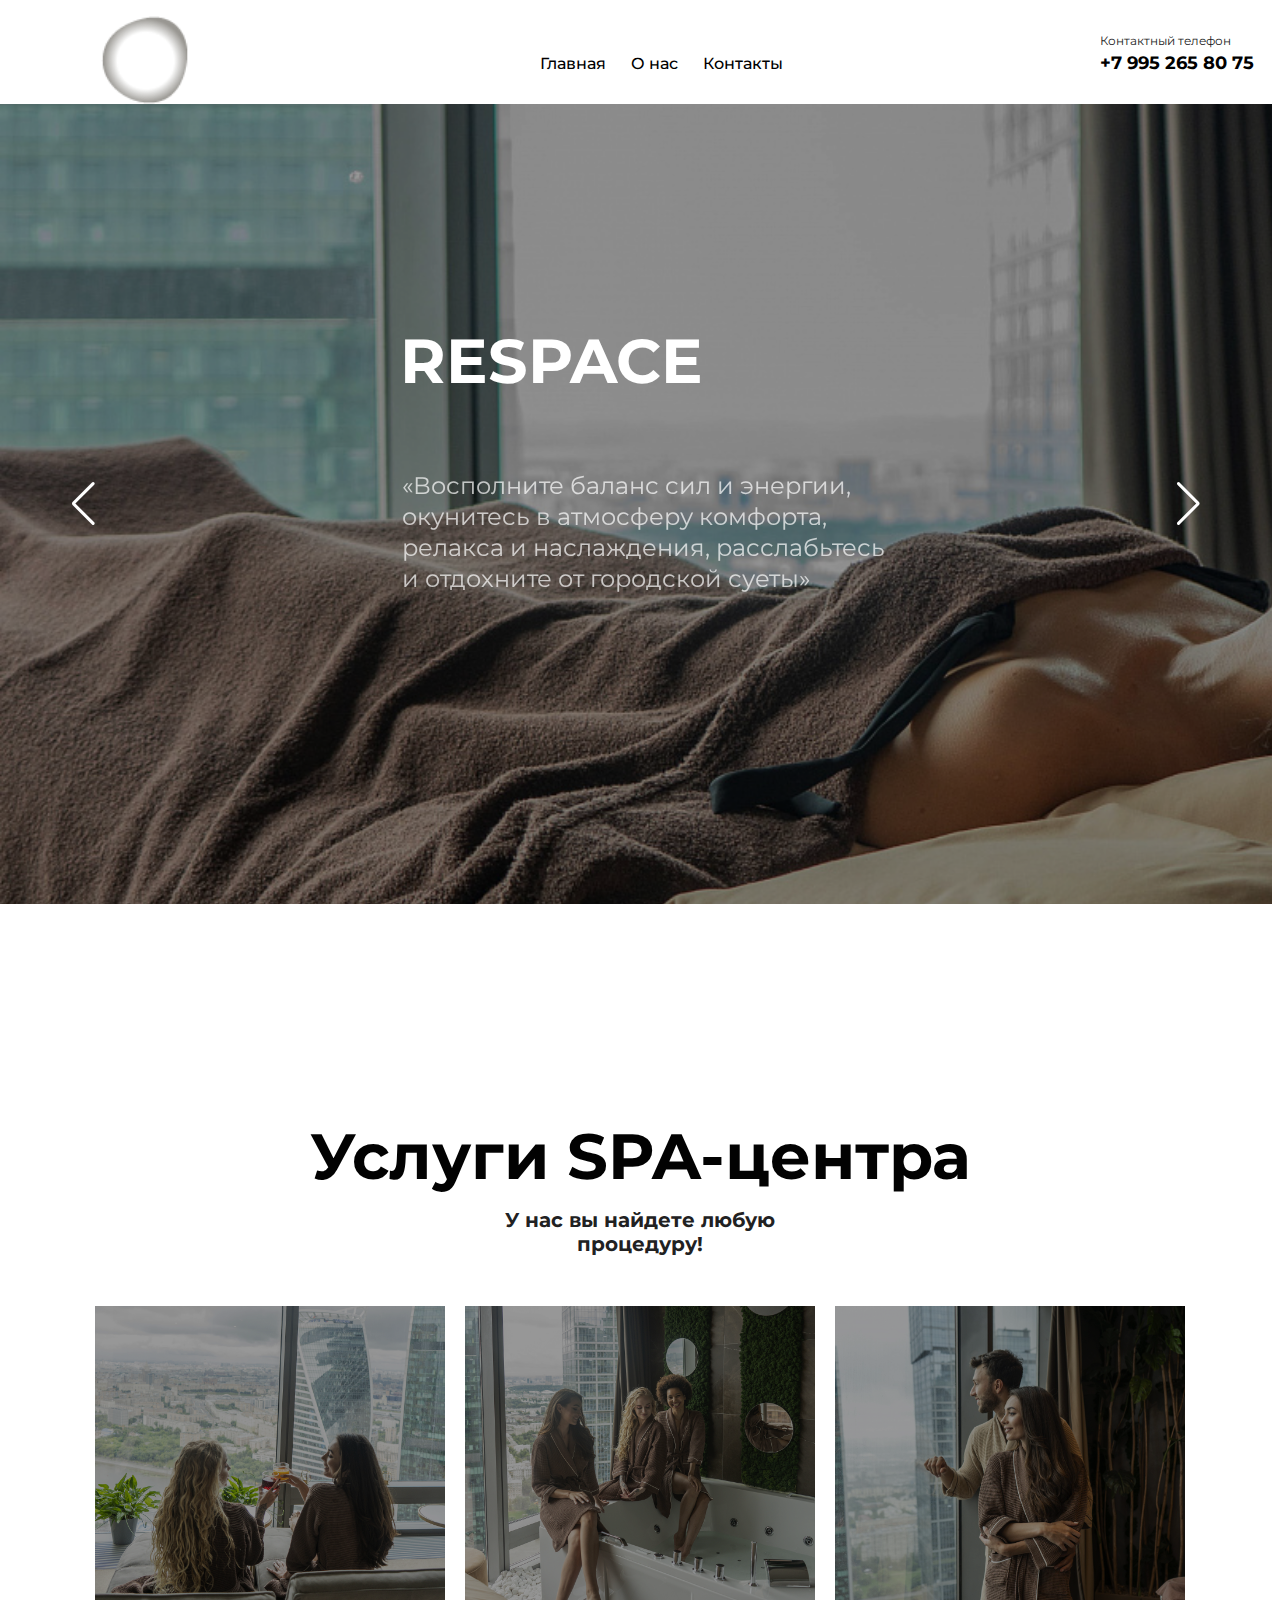
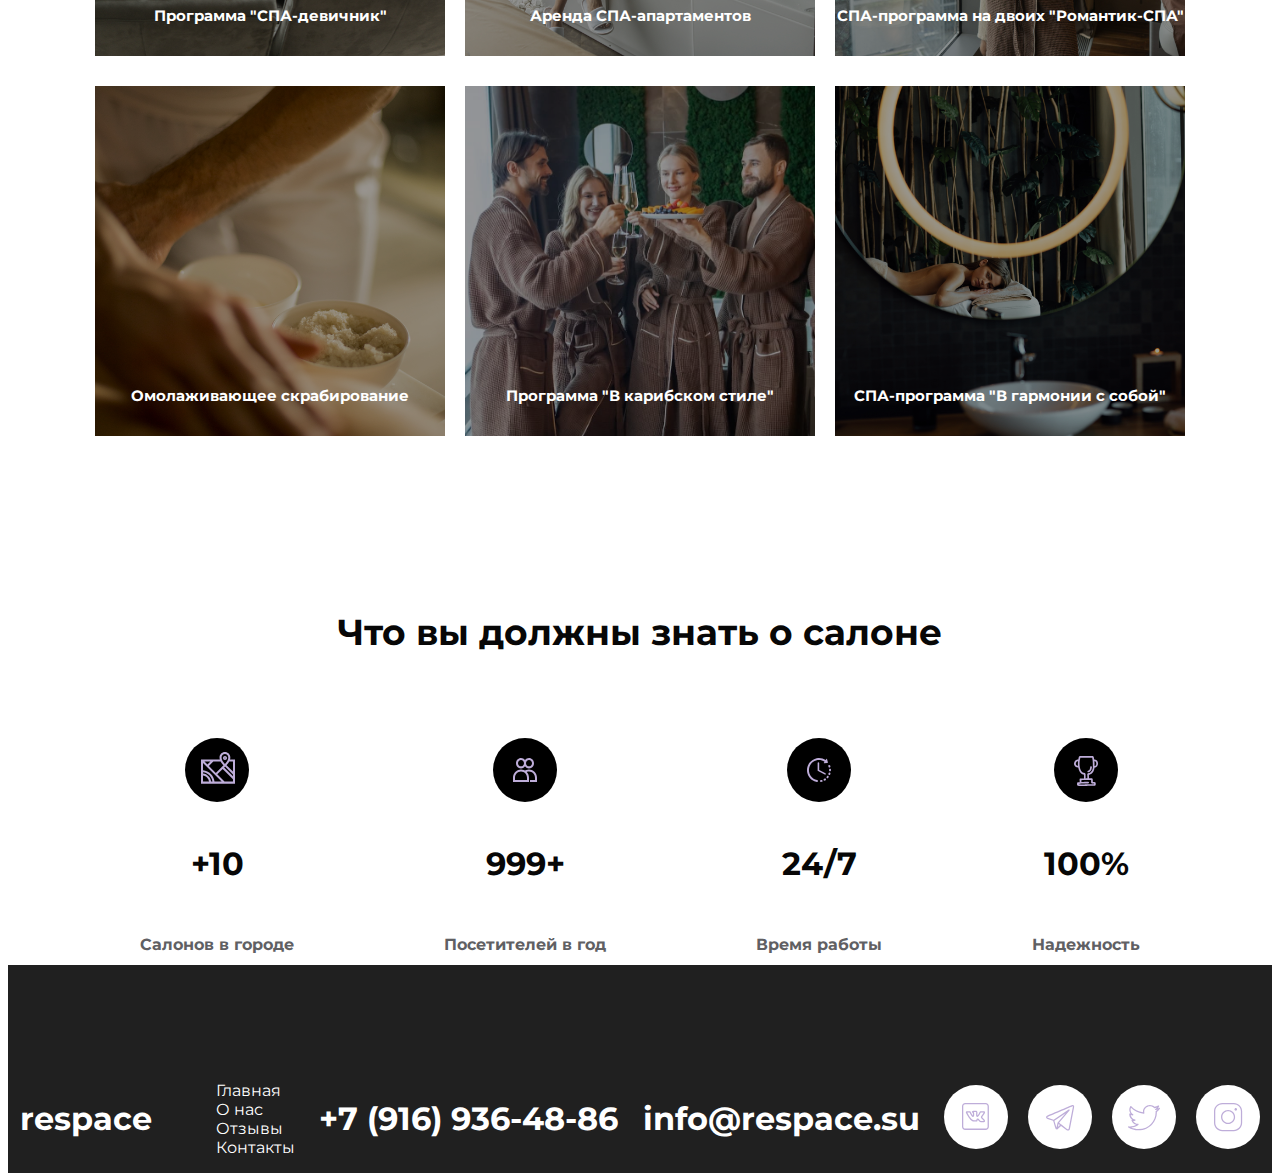
<file: index.html>
<!DOCTYPE html>
<html lang="en">
<head>
    <meta charset="UTF-8">
        <meta name="viewport" content="width=device-width, initial-scale=1.0" />
        <link href="https://fonts.googleapis.com/css2?family=Montserrat:wght@100;200;300;400;500;600;700;800;900&display=swap" rel="stylesheet">
        <link rel="stylesheet" href="css/style.css">
        <link rel="stylesheet" href="https://cdn.jsdelivr.net/npm/swiper@8/swiper-bundle.min.css"/>

    <title>Главная</title>
</head>
<body>

        <header>
            <a name="menu">
                <div class="menu">
                    <div class="header__logo">
                        <a href="./index.html"><img class="logo" src="images/logo.png"></a>
                    </div>
                    <nav class="header__nav">
                        <ul class="header__list">
                            <li><a class="header__link" href="./index.html">Главная</a></li>
                            <li><a class="header__link" href="./About.html">О нас</a></li>
                            <li><a class="header__link" href="./Contact.html">Контакты</a></li>
                            
                        </ul>
                    </nav>    
                    <h1 class="kontaktnyy__telefon">Контактный телефон</div>
                    <h1 class="telefon">+7 995 265 80 75</h1>
                </div>
            </a>
        </header>

    <main>
            <section class="slider">
                <div class="swiper">
                    <div class="swiper-wrapper">
                    <div class="swiper-slide"><img src="images/Slider1.jpg">
                        <h1 class=tekst1>RESPACE</h1>
                        <h1 class="tekst2">«Восполните баланс сил и энергии, окунитесь в атмосферу комфорта,<br>
                            релакса и наслаждения, расслабьтесь и отдохните от городской суеты»</h1>
                    </div>    
                    <div class="swiper-slide"><img src="images/Slider2.jpg">
                        <h1 class="tekst4">Программа<br>СПА-девичник</h1>
                        <h1 class="tekst5">Когда хочется провести время с подружками в расслабляющей обстановке,<br>
                            приходите к нам.<br>
                            Вас ждет часовой массаж, на ваш выбор расслабляющий или общий.</h1>
                        
                    </div>  
                    <div class="swiper-slide"><img src="images/Slider3.jpg">
                        <h1 class="tekst4">Аренда<br>СПА-апартаментов</h1>
                        <h1 class="tekst5">Вы можете провести день в СПА-апартаментах.<br>
                            Отдохнуть, насладиться гидромассажной ванной.<br>
                            К вашим услугам гардеробная и ванная комнаты.</h1>
                    </div>
                    <div class="swiper-slide"><img src="images/Slider4.jpg">
                        <h1 class="tekst4">СПА-программа на двоих<br>Романтик-СПА</h1>
                        <h1 class="tekst5">Удивите любимого человека самым необычным романтическим вечером. <br>
                            Программа включает в себя массаж TRANQUILLITY PRO SLEEP<br>
                            с уникальной смесью аромамасел для максимальной гармонизации. </h1>
                    </div> 
                    </div>
                    <div class="swiper-pagination"></div>
                    <div class="swiper-button-prev"></div>
                    <div class="swiper-button-next"></div>
                </div>
                <script src="https://cdn.jsdelivr.net/npm/swiper@8/swiper-bundle.min.js"></script>
                <script>
                    const swiper = new Swiper('.swiper', {
                    loop: true,
                navigation: {
                    nextEl: '.swiper-button-next',
                    prevEl: '.swiper-button-prev',
                },
                });
                </script>
            </section>

            
        

        <section class="kvesty">
            <a name="kvesty">
                <h1 class="tekst6">Услуги SPA-центра</h1>
                <h1 class="tekst7">У нас вы найдете любую<br>процедуру!</h1>
                <div class="spisok__kvestov">
                    <div class="kvest">
                        <img src="images/Slider2.jpg">
                        <h1 class="quest__name1">Программа "СПА-девичник"</h1>
                    </div>
                    <div class="kvest"><img src="images/Slider3.jpg">
                        <h1 class="quest__name2">Аренда СПА-апартаментов</h1>
                    </div>
                    <div class="kvest"><img src="images/Slider4.jpg">
                        <h1 class="quest__name3">СПА-программа на двоих "Романтик-СПА"</h1>
                    </div>
                </div>
                <div class="spisok__kvestov2">
                    <div class="kvest1"><img src="images/Slider5.jpg">
                        <h1 class="quest__name4">Омолаживающее скрабирование</h1>
                    </div>
                    <div class="kvest1"><img src="images/Slider6.jpg">
                        <h1 class="quest__name5">Программа "В карибском стиле"</h1>
                    </div>
                    <div class="kvest1"><img src="images/Slider7.jpg">
                        <h1 class="quest__name6">СПА-программа "В гармонии с собой"</h1>
                    </div>
                </div>


                <div class="fakty__o__kompanii">
                    <h1 class="fakty">Что вы должны знать о салоне</h1>
                    <div class="icons__kompanii">
                        <div class="belyy__kruzhok">
                            <svg width="64" height="64" viewBox="0 0 64 64" fill="none" xmlns="http://www.w3.org/2000/svg">
                                <circle cx="32" cy="32" r="32" fill="black"/>
                                <path d="M40 18C38.8972 18 38 18.8972 38 20C38 21.1028 38.8972 22 40 22C41.1028 22 42 21.1028 42 20C42 18.8972 41.1028 18 40 18ZM40 20.5248C39.7106 20.5248 39.4752 20.2894 39.4752 20C39.4752 19.7107 39.7107 19.4753 40 19.4753C40.2893 19.4753 40.5248 19.7107 40.5248 20C40.5248 20.2894 40.2894 20.5248 40 20.5248Z" fill="#BEADD9"/>
                                <path d="M45.0195 21.5414C45.2193 20.8141 45.3216 20.0924 45.3216 19.3863C45.3216 16.4163 42.9054 14 39.9353 14C36.9653 14 34.5491 16.4163 34.5491 19.3863C34.5491 20.0924 34.6513 20.8141 34.8512 21.5414H16V45.628H50V21.5414H45.0195ZM43.4323 24.8761C43.4537 24.8444 43.4754 24.8127 43.4965 24.7811C43.5246 24.7391 43.5524 24.6967 43.5802 24.6542C43.5943 24.6324 43.6085 24.6107 43.6225 24.5889C43.656 24.5371 43.6892 24.4848 43.7222 24.432C43.7265 24.4253 43.7307 24.4185 43.7348 24.4117C43.9043 24.1397 44.0681 23.8563 44.2212 23.5613H47.98V33.6027L41.5355 27.1583C41.8447 26.8486 42.2032 26.4642 42.574 26.0163C42.5843 26.0037 42.5946 25.9914 42.6051 25.9788C42.6296 25.9489 42.6543 25.9186 42.679 25.888C42.7002 25.8618 42.7216 25.8353 42.7429 25.8086C42.7632 25.7833 42.7835 25.758 42.804 25.7321C42.8438 25.6817 42.8837 25.6307 42.9237 25.5788C42.925 25.5771 42.9263 25.5753 42.9275 25.5737C42.9498 25.5447 42.972 25.515 42.9943 25.4856C43.0222 25.4488 43.0503 25.412 43.0777 25.3751C43.0944 25.3525 43.1111 25.3294 43.1277 25.3067C43.1597 25.2632 43.1916 25.2198 43.2228 25.1763C43.2418 25.15 43.2605 25.1231 43.2794 25.0966C43.3073 25.057 43.3353 25.0175 43.3627 24.978C43.386 24.9443 43.4092 24.9101 43.4323 24.8761ZM47.9801 36.4593V38.3162L39.1421 29.4781L40.0705 28.5497L47.9801 36.4593ZM39.9354 16.0199C41.7916 16.0199 43.3017 17.5301 43.3017 19.3863C43.3017 20.3586 43.0457 21.2915 42.664 22.1433C42.575 22.3423 42.4788 22.5365 42.3776 22.726C42.367 22.7459 42.3563 22.7657 42.3456 22.7854C42.3048 22.8606 42.2632 22.9348 42.2209 23.0083C42.2103 23.0267 42.1999 23.0453 42.1892 23.0636C42.1383 23.1509 42.0866 23.2371 42.0339 23.3218C42.0227 23.34 42.0111 23.3575 41.9998 23.3755C41.9593 23.44 41.9183 23.5039 41.8769 23.5669C41.8559 23.5991 41.8346 23.6309 41.8133 23.6626C41.7808 23.7112 41.7481 23.7591 41.7152 23.8066C41.692 23.8401 41.6689 23.8737 41.6457 23.9067C41.6086 23.9592 41.5713 24.0106 41.534 24.0618C41.4926 24.1185 41.4513 24.1742 41.4096 24.2294C41.386 24.2606 41.3625 24.292 41.3389 24.3227C41.3059 24.3657 41.273 24.4079 41.24 24.4498C41.2209 24.4741 41.2018 24.498 41.1828 24.5219C41.1473 24.5664 41.1117 24.6109 41.0764 24.6541C41.0733 24.6578 41.0704 24.6613 41.0673 24.665C40.9808 24.7707 40.8948 24.8724 40.8102 24.97C40.8055 24.9754 40.8009 24.9809 40.7962 24.9863C40.7552 25.0335 40.7144 25.0796 40.674 25.125C40.6668 25.1331 40.6596 25.1412 40.6523 25.1493C40.4794 25.3423 40.3138 25.5172 40.1615 25.6716C40.1596 25.6736 40.1576 25.6755 40.1557 25.6775C40.0786 25.7556 40.005 25.8286 39.9356 25.896C39.3436 25.3212 38.4445 24.3476 37.7243 23.1356C37.7154 23.1206 37.7062 23.106 37.6974 23.0909C37.6731 23.0496 37.6495 23.0075 37.6257 22.9656C37.5962 22.9137 37.5669 22.8615 37.5381 22.8088C37.5209 22.7773 37.5039 22.7458 37.4869 22.714C37.4432 22.6316 37.4001 22.5486 37.3583 22.4643C37.3555 22.4588 37.3527 22.4533 37.3498 22.4476C37.3006 22.3477 37.253 22.2463 37.2071 22.1439C36.8251 21.2919 36.569 20.3586 36.569 19.386C36.5691 17.5301 38.0792 16.0199 39.9354 16.0199ZM35.6496 23.5612C35.8029 23.8563 35.9666 24.1396 36.136 24.4116C36.1402 24.4184 36.1444 24.4252 36.1486 24.432C36.1816 24.4848 36.2148 24.5371 36.2483 24.5889C36.2623 24.6107 36.2764 24.6324 36.2906 24.6541C36.3185 24.6967 36.3462 24.7391 36.3743 24.781C36.3954 24.8127 36.4171 24.8443 36.4385 24.876C36.4617 24.9101 36.4849 24.9443 36.5081 24.9779C36.5355 25.0175 36.5635 25.057 36.5914 25.0965C36.6103 25.1231 36.629 25.1499 36.648 25.1762C36.6792 25.2197 36.7111 25.2632 36.7431 25.3066C36.7597 25.3294 36.7765 25.3524 36.7931 25.375C36.8206 25.4119 36.8486 25.4487 36.8765 25.4856C36.8988 25.5149 36.921 25.5447 36.9433 25.5736C36.9445 25.5753 36.9459 25.5771 36.9471 25.5787C36.987 25.6306 37.027 25.6816 37.0669 25.7321C37.0872 25.7578 37.1075 25.7831 37.1279 25.8086C37.1492 25.8352 37.1705 25.8618 37.1918 25.888C37.2165 25.9184 37.2411 25.9488 37.2657 25.9787C37.2761 25.9914 37.2865 26.0037 37.2968 26.0162C37.7231 26.5313 38.1335 26.9625 38.4711 27.2927L30.8253 34.9384L23.8634 27.9765L28.2786 23.5612H35.6496ZM25.4221 23.5612L22.4352 26.5482L19.4481 23.5612H25.4221ZM18.0199 43.6082V37.5621C21.1435 38.0072 23.6208 40.4845 24.0659 43.6082H18.0199ZM26.1017 43.6082C25.634 39.3693 22.2587 35.9941 18.0199 35.5264V34.1726C23.0019 34.6506 26.9776 38.6262 27.4555 43.6082H26.1017ZM29.4833 43.6082C28.994 37.5115 24.1165 32.634 18.0199 32.1448V24.9895L36.6385 43.6082H29.4833ZM47.9801 43.6082H39.495L32.2535 36.3667L37.7138 30.9064L47.9801 41.1726V43.6082Z" fill="#BEADD9"/>
                            </svg>
                            <h1 class="kolichestvo__yslyg">+10</h1>
                            <h1 class="kolichestvo__yslyg2">Салонов в городе</h1>
                        </div>
                        <div class="belyy__kruzhok">
                            <svg width="64" height="64" viewBox="0 0 64 64" fill="none" xmlns="http://www.w3.org/2000/svg">
                                <g clip-path="url(#clip0_1_11)">
                                <circle cx="32" cy="32" r="32" fill="black"/>
                                <path fill-rule="evenodd" clip-rule="evenodd" d="M20 39.8261C20 36.201 22.2144 33.1155 25.3087 31.9624C26.1498 31.649 27.0558 31.4783 28 31.4783C28.9442 31.4783 29.8503 31.649 30.6912 31.9624C31.1481 32.1326 31.5857 32.345 32 32.5951C32.4143 32.345 32.8519 32.1326 33.3088 31.9624C34.1497 31.649 35.0557 31.4783 36 31.4783C36.9443 31.4783 37.8503 31.649 38.6912 31.9624C41.7856 33.1155 44 36.201 44 39.8261V44H37V41.913H42V39.8261C42 36.3683 39.3137 33.5652 36 33.5652C35.2039 33.5652 34.444 33.727 33.7488 34.0209C35.1424 35.5232 36 37.5701 36 39.8261V44H20V39.8261ZM28 30.4348C27.0814 30.4348 26.2206 30.1763 25.4809 29.7252C23.9969 28.8203 23 27.1403 23 25.2174C23 22.3359 25.2386 20 28 20C29.6356 20 31.0877 20.8195 32 22.0864C32.9123 20.8195 34.3644 20 36 20C38.7615 20 41 22.3359 41 25.2174C41 27.1403 40.0031 28.8203 38.5191 29.7252C37.7793 30.1763 36.9187 30.4348 36 30.4348C35.0813 30.4348 34.2207 30.1763 33.4809 29.7252C32.9035 29.3731 32.3999 28.9037 32 28.3483C31.6001 28.9038 31.0965 29.3731 30.5191 29.7252C29.7793 30.1763 28.9186 30.4348 28 30.4348ZM34 39.8261V41.913H22V39.8261C22 36.3683 24.6863 33.5652 28 33.5652C31.3137 33.5652 34 36.3683 34 39.8261ZM31 25.2174C31 26.9463 29.6568 28.3478 28 28.3478C26.3431 28.3478 25 26.9463 25 25.2174C25 23.4885 26.3431 22.087 28 22.087C29.6568 22.087 31 23.4885 31 25.2174ZM36 22.087C34.3432 22.087 33 23.4885 33 25.2174C33 26.9463 34.3432 28.3478 36 28.3478C37.6568 28.3478 39 26.9463 39 25.2174C39 23.4885 37.6568 22.087 36 22.087Z" fill="#BEADD9"/>
                                </g>
                                <defs>
                                <clipPath id="clip0_1_11">
                                <rect width="64" height="64" fill="black"/>
                                </clipPath>
                                </defs>
                            </svg>                                
                            <h1 class="kolichestvo__posititeley">999+</h1>
                            <h1 class="kolichestvo__posititeley2">Посетителей в год</h1>
                        </div>
                        <div class="belyy__kruzhok">
                            <svg width="64" height="64" viewBox="0 0 64 64" fill="none" xmlns="http://www.w3.org/2000/svg">
                                <g clip-path="url(#clip0_1_14)">
                                <circle cx="32" cy="32" r="32" fill="black"/>
                                <path d="M34.4242 41.9317C34.2263 41.9814 34.0245 42.0256 33.8243 42.0627C33.3007 42.1608 32.9546 42.668 33.0514 43.1958C33.0992 43.4555 33.2457 43.6718 33.4444 43.813C33.6493 43.9582 33.9101 44.0238 34.1757 43.974C34.4143 43.9294 34.6546 43.877 34.8905 43.8177C35.4075 43.6881 35.7225 43.1605 35.5935 42.64C35.4648 42.119 34.9415 41.802 34.4242 41.9317Z" fill="#BEADD9"/>
                                <path d="M41.5591 28.9052C41.6267 29.1103 41.7557 29.2778 41.9187 29.3936C42.1603 29.565 42.4765 29.6227 42.7783 29.5222C43.2842 29.353 43.5583 28.8035 43.3909 28.2941C43.3147 28.0619 43.2301 27.829 43.1399 27.6022C42.942 27.1039 42.3808 26.8612 41.8858 27.0606C41.3913 27.2598 41.1503 27.8253 41.3484 28.3238C41.4241 28.5144 41.495 28.7101 41.5591 28.9052Z" fill="#BEADD9"/>
                                <path d="M37.5594 40.5442C37.3892 40.6573 37.2135 40.7669 37.0365 40.8695C36.5748 41.1378 36.4167 41.7322 36.6829 42.1971C36.7552 42.3235 36.8515 42.4269 36.9623 42.5059C37.26 42.7168 37.6642 42.7484 38.0007 42.5531C38.2111 42.4309 38.4203 42.3009 38.623 42.1659C39.0674 41.8701 39.1897 41.2671 38.896 40.8193C38.6023 40.3713 38.0039 40.2482 37.5594 40.5442Z" fill="#BEADD9"/>
                                <path d="M43.9908 31.6195C43.9698 31.0831 43.5213 30.6656 42.9886 30.6865C42.4566 30.7077 42.0418 31.1597 42.0627 31.6959C42.0707 31.9009 42.0728 32.109 42.0681 32.3138C42.0606 32.6501 42.2239 32.95 42.4778 33.1302C42.629 33.2375 42.8125 33.3024 43.0115 33.307C43.544 33.3189 43.9853 32.8934 43.9971 32.3567C44.0024 32.112 44.0004 31.8641 43.9908 31.6195Z" fill="#BEADD9"/>
                                <path d="M41.4016 37.9875C40.9746 37.6648 40.3705 37.7524 40.0506 38.1818C39.9282 38.3462 39.7992 38.5086 39.6671 38.665C39.322 39.0735 39.3707 39.687 39.7762 40.0349C39.7993 40.0547 39.8227 40.0728 39.847 40.0898C40.2501 40.3761 40.8104 40.3103 41.1363 39.925C41.294 39.7385 41.4478 39.5445 41.5941 39.3481C41.914 38.9187 41.8274 38.3098 41.4016 37.9875Z" fill="#BEADD9"/>
                                <path d="M42.8199 34.4744C42.3114 34.3138 41.77 34.5989 41.6107 35.111C41.5497 35.3067 41.4821 35.5033 41.4091 35.6958C41.249 36.1197 41.4024 36.586 41.7543 36.8359C41.8188 36.8816 41.8899 36.9203 41.9672 36.9497C42.465 37.1411 43.0224 36.8895 43.2122 36.3879C43.2988 36.1589 43.3792 35.925 43.4518 35.6924C43.611 35.1802 43.3282 34.6349 42.8199 34.4744Z" fill="#BEADD9"/>
                                <path d="M30.215 42.0714C29.3524 41.9154 28.5249 41.6498 27.7403 41.2792C27.731 41.2744 27.7227 41.2688 27.7129 41.2643C27.528 41.1767 27.3434 41.0828 27.1645 40.9846C27.1639 40.9839 27.1627 40.9834 27.1618 40.983C26.8335 40.8009 26.5131 40.5994 26.2019 40.3787C21.6633 37.1583 20.572 30.8189 23.7693 26.2472C24.4646 25.2535 25.3059 24.4244 26.2439 23.7674C26.2555 23.7593 26.267 23.7512 26.2785 23.743C29.5838 21.449 34.0718 21.2944 37.5815 23.6517L36.8277 24.7488C36.6182 25.0542 36.7471 25.2767 37.114 25.2435L40.3883 24.9482C40.7556 24.9149 40.9753 24.5948 40.8765 24.2375L39.9972 21.0464C39.8988 20.6886 39.6468 20.6458 39.437 20.9511L38.6815 22.0508C36.1058 20.3092 33.0166 19.6451 29.9504 20.1807C29.6415 20.2345 29.3371 20.3004 29.0367 20.3771C29.0344 20.3776 29.0326 20.3778 29.0307 20.3782C29.0191 20.3811 29.0073 20.3849 28.996 20.3881C26.352 21.072 24.0451 22.6254 22.399 24.8417C22.3851 24.8583 22.3708 24.8745 22.3577 24.8925C22.303 24.9668 22.2486 25.0428 22.1954 25.1187C22.1085 25.2432 22.0227 25.3709 21.9407 25.4985C21.9304 25.5139 21.9226 25.5295 21.9136 25.5451C20.5552 27.6654 19.9 30.1167 20.0124 32.6123C20.0126 32.6205 20.0122 32.6288 20.0124 32.6372C20.0232 32.881 20.0424 33.1282 20.0685 33.3715C20.0699 33.3872 20.0733 33.402 20.076 33.4177C20.1029 33.6624 20.1367 33.9076 20.1791 34.1528C20.6095 36.6544 21.7811 38.9055 23.5366 40.6571C23.5406 40.6612 23.5449 40.6657 23.549 40.6699C23.5504 40.6715 23.552 40.6724 23.5534 40.6739C24.0251 41.1425 24.5381 41.5759 25.0905 41.9678C26.5361 42.9938 28.1458 43.672 29.8745 43.9845C30.399 44.0795 30.9001 43.7278 30.9942 43.1997C31.0882 42.6712 30.7394 42.1661 30.215 42.0714Z" fill="#BEADD9"/>
                                <path d="M31.4078 24.2359C30.9764 24.2359 30.6269 24.5882 30.6269 25.0222V32.8562L37.7398 36.56C37.8543 36.6197 37.9768 36.6478 38.0975 36.6478C38.38 36.6478 38.6528 36.4929 38.7916 36.2225C38.9894 35.8366 38.8397 35.3624 38.4566 35.1632L32.1879 31.8986V25.0222C32.1878 24.5882 31.8388 24.2359 31.4078 24.2359Z" fill="#BEADD9"/>
                                </g>
                                <defs>
                                <clipPath id="clip0_1_14">
                                <rect width="64" height="64" fill="black"/>
                                </clipPath>
                                </defs>
                            </svg>
                            <h1 class="vremya__raboti">24/7</h1>
                            <h1 class="vremya__raboti2">Время работы</h1>
                        </div>
                        <div class="belyy__kruzhok">
                            <svg width="64" height="64" viewBox="0 0 64 64" fill="none" xmlns="http://www.w3.org/2000/svg">
                                <g clip-path="url(#clip0_1_27)">
                                <circle cx="32" cy="32" r="32" fill="black"/>
                                <path d="M37.8522 28.6716C37.9795 28.8846 37.9774 29.0895 37.9391 29.3225C37.8543 29.8504 37.7353 30.3704 37.5935 30.8863C37.4724 31.3243 37.3286 31.7792 37.1019 32.1801C36.9809 32.3931 36.8556 32.6081 36.7056 32.8021C36.5555 32.995 36.4044 33.181 36.214 33.34C36.0722 33.457 35.9212 33.567 35.7732 33.6799C35.3768 33.9729 34.9049 34.1629 34.4465 34.3429C34.2457 34.4208 33.9653 34.3609 33.7852 34.2589C33.5948 34.1499 33.453 33.9719 33.393 33.7659C33.2657 33.318 33.5451 32.886 33.9901 32.7481C34.0832 32.7191 34.1753 32.6881 34.2664 32.6551C34.4703 32.5611 34.6597 32.4571 34.8439 32.3331C34.9939 32.2141 35.1347 32.0882 35.263 31.9482C35.443 31.6952 35.5983 31.4262 35.7287 31.1473C36.006 30.4184 36.1333 29.6385 36.2513 28.8736C36.2813 28.6686 36.4758 28.4666 36.6518 28.3676C36.7873 28.2917 36.9415 28.2517 37.0968 28.2517C37.1744 28.2517 37.252 28.2617 37.3275 28.2817C37.5469 28.3416 37.7353 28.4826 37.8522 28.6716ZM43.9941 25.766C43.9703 26.2139 43.8792 26.6709 43.7271 27.0948C43.6443 27.3238 43.545 27.5537 43.428 27.7687C43.337 27.9327 43.25 28.1067 43.1352 28.2557C42.9717 28.4686 42.8092 28.6626 42.6032 28.8376C42.3932 29.0156 42.152 29.2035 41.8954 29.3205C41.4411 29.5255 40.9723 29.6665 40.4828 29.7745C40.4487 30.0694 40.4249 30.3664 40.3711 30.6583C40.2965 31.0673 40.2075 31.4792 40.0678 31.8722C39.9136 32.3061 39.7377 32.7321 39.5359 33.148C39.3621 33.502 39.1499 33.8379 38.9233 34.1639C38.678 34.5198 38.3707 34.8518 38.0457 35.1448C37.7084 35.4517 37.3617 35.7647 36.9674 36.0046C36.658 36.1906 36.3279 36.3546 35.9946 36.5016C35.7742 36.5996 35.5352 36.6946 35.2951 36.7515C35.1667 36.7825 35.0405 36.8155 34.9142 36.8475C34.9556 37.9074 34.9608 38.9683 35.0105 40.0291C35.0157 40.1541 34.9794 40.2681 34.9236 40.3731C35.0229 40.3731 35.1222 40.3731 35.2216 40.3731C35.8177 40.3691 36.4148 40.3451 37.0109 40.3451C37.2323 40.3451 37.4538 40.3481 37.6752 40.3571C37.6949 40.3581 37.7104 40.3671 37.7301 40.3691C37.7591 40.3661 37.787 40.3581 37.816 40.3581C37.9712 40.3581 38.1254 40.3981 38.2599 40.4741C38.4359 40.572 38.6325 40.775 38.6625 40.978C38.7494 41.5739 38.8167 42.1618 38.8384 42.7608C38.8529 43.1377 38.8426 43.5157 38.8591 43.8916C39.1116 43.8936 39.3631 43.8996 39.6156 43.9016C39.895 43.9016 40.1775 43.8996 40.459 43.9246C40.8874 43.9596 41.2683 44.0926 41.5166 44.4545C41.5994 44.5775 41.6605 44.7305 41.6843 44.8785C41.7567 45.3494 41.7857 45.8104 41.7391 46.2853C41.7226 46.4533 41.7091 46.6232 41.6739 46.7872C41.617 47.0472 41.5146 47.2702 41.3418 47.4771C41.0768 47.7921 40.6681 47.8481 40.2779 47.8211C39.4604 47.7621 38.6294 47.7881 37.8118 47.8051C36.9477 47.8231 36.0826 47.8231 35.2206 47.8321C34.3451 47.8421 33.4685 47.8811 32.593 47.9261C31.7051 47.9731 30.8152 47.9941 29.9252 47.9981C29.0838 48.0021 28.2446 48.0001 27.4043 47.9901C26.4956 47.9801 25.5819 47.9661 24.6753 47.9201C24.4187 47.9081 24.1538 47.8871 23.9085 47.8161C23.6177 47.7321 23.3962 47.5481 23.241 47.3022C23.0847 47.0562 23.0713 46.7372 23.0392 46.4613C22.9906 46.0413 22.9802 45.5974 23.0858 45.1834C23.1179 45.0605 23.1603 44.9505 23.2193 44.8335C23.2679 44.7355 23.3424 44.6555 23.4138 44.5715C23.5349 44.4325 23.7781 44.3276 23.954 44.2866C24.1196 44.2476 24.2935 44.2476 24.4621 44.2376C24.5429 44.2336 24.6277 44.2336 24.7105 44.2356C24.8181 44.2356 24.9289 44.2376 25.0365 44.2236C24.9578 44.2336 24.8792 44.2446 24.8016 44.2546C25.0127 44.2266 25.2248 44.2066 25.438 44.1846C25.5187 44.1726 25.6005 44.1606 25.6812 44.1476C25.6843 43.7666 25.6885 43.3847 25.6771 43.0037C25.6584 42.4158 25.6046 41.8289 25.5519 41.243C25.5115 40.784 25.9803 40.4011 26.4222 40.4011C26.5629 40.4011 26.6954 40.4441 26.8185 40.5061C26.8382 40.5051 26.8547 40.4951 26.8744 40.4951C27.1114 40.4911 27.3515 40.4891 27.5905 40.4871C28.3946 40.4791 29.1977 40.4911 30.0018 40.4591C29.9842 39.8011 29.9997 39.1442 29.9862 38.4863C29.9717 37.8714 29.9479 37.2545 29.9366 36.6396C29.6447 36.5876 29.3581 36.5226 29.0724 36.4316C28.6513 36.2966 28.2228 36.1696 27.841 35.9466C27.4105 35.6947 27.0441 35.3817 26.7161 35.0148C26.4108 34.6748 26.121 34.3129 25.8768 33.9299C25.0251 32.5971 24.4994 31.0773 24.2303 29.5345C24.0285 29.5155 23.8278 29.4945 23.627 29.4645C23.3579 29.4345 23.0827 29.4185 22.8198 29.3605C22.557 29.3015 22.3024 29.2025 22.0716 29.0715C21.6856 28.8546 21.3213 28.5636 21.0254 28.2427C20.3548 27.5038 19.9315 26.5519 20.0091 25.559C20.0474 25.0801 20.1468 24.6131 20.3268 24.1672C20.5224 23.6823 20.7977 23.2393 21.1392 22.8364C21.3358 22.6034 21.5563 22.4064 21.8067 22.2264C22.0975 22.0135 22.4421 21.8865 22.794 21.8005C23.1882 21.7025 23.5887 21.6555 23.9892 21.5915C24.0772 21.5775 24.161 21.5685 24.2438 21.5685C24.2635 21.5685 24.2821 21.5735 24.3017 21.5745C24.4414 20.6796 24.607 19.7878 24.7892 18.8999C24.8409 18.6489 25.0417 18.4689 25.2787 18.375C25.4339 18.157 25.6771 18 25.9648 18C25.971 18 25.9772 18 25.9824 18C26.9086 18.018 27.8317 18.047 28.7579 18.059C29.6261 18.071 30.4933 18.043 31.3616 18.043C32.2257 18.043 33.0908 18.045 33.9549 18.045C34.8283 18.045 35.7028 18.031 36.5762 18.033C36.9829 18.035 37.3896 18.033 37.7963 18.031C38.0592 18.029 38.32 18.017 38.5807 18.027C38.8508 18.037 39.0858 18.164 39.2451 18.352C39.2844 18.367 39.3248 18.378 39.3621 18.3989C39.5421 18.4989 39.7243 18.6959 39.7626 18.9029C39.925 19.7808 40.0596 20.6617 40.1734 21.5455C40.3048 21.5635 40.4373 21.5735 40.5687 21.5935C40.7705 21.6265 40.9713 21.6595 41.17 21.6995C41.3624 21.7385 41.5725 21.7655 41.7547 21.8365C42.0382 21.9495 42.2969 22.0595 42.5412 22.2354C42.8444 22.4544 43.0979 22.6984 43.3101 22.9993C43.6153 23.4373 43.7871 23.9352 43.8865 24.4472C43.9672 24.8731 44.0179 25.332 43.9941 25.766ZM23.9054 26.5129C23.8878 25.684 23.9157 24.8471 23.9902 24.0182C24.012 23.7752 24.0554 23.5353 24.0824 23.2923C23.954 23.3093 23.8247 23.3283 23.6963 23.3433C23.4749 23.3783 23.2627 23.4283 23.0516 23.4993C22.9792 23.5363 22.9078 23.5753 22.8384 23.6183C22.7184 23.7183 22.6087 23.8272 22.5063 23.9452C22.3583 24.1572 22.2248 24.3752 22.1047 24.6031C21.9919 24.8931 21.9122 25.1861 21.8584 25.493C21.8439 25.667 21.8429 25.839 21.8553 26.0149C21.8874 26.1799 21.9288 26.3399 21.9837 26.4989C22.0799 26.6879 22.1917 26.8648 22.3179 27.0348C22.4597 27.1938 22.6139 27.3368 22.7805 27.4718C22.8871 27.5447 22.9957 27.6107 23.1117 27.6697C23.3166 27.7327 23.5246 27.7607 23.7408 27.7917C23.8247 27.8037 23.9085 27.8167 23.9913 27.8297C23.9468 27.3908 23.9137 26.9508 23.9054 26.5129ZM33.6414 41.9609C33.1332 41.9629 32.622 41.9649 32.1139 41.9629C31.6989 41.9629 31.2829 41.9609 30.8679 41.9729C30.453 41.9849 30.0369 42.0179 29.624 42.0409C28.8644 42.0818 28.1038 42.1088 27.3432 42.1328C27.3587 42.4218 27.3805 42.7098 27.3908 42.9977C27.4022 43.3187 27.4022 43.6396 27.4032 43.9596C28.11 43.9286 28.8179 43.9166 29.5268 43.9006C30.2667 43.8816 31.0035 43.8716 31.7434 43.8246C32.5485 43.7746 33.3506 43.7286 34.1578 43.7286C34.1753 43.7286 34.1929 43.7286 34.2095 43.7286C34.6752 43.7286 35.0653 44.1036 35.0653 44.5555C35.0653 45.0015 34.6752 45.3884 34.2095 45.3824C32.9532 45.3664 31.6989 45.4354 30.4426 45.4524C29.2877 45.4684 28.1245 45.4754 26.9779 45.6204C27.0524 45.6104 27.1279 45.5994 27.2025 45.5894C26.9758 45.6194 26.7482 45.6504 26.5205 45.6804C26.1096 45.7374 25.704 45.8274 25.2973 45.9033C25.1462 45.9303 24.9941 45.9443 24.8409 45.9533C24.843 46.0523 24.8481 46.1513 24.8564 46.2503C26.6385 46.4323 28.4329 46.4353 30.2211 46.4313C31.1173 46.4293 32.0094 46.4093 32.9035 46.3593C33.7831 46.3123 34.6617 46.2873 35.5434 46.2573C35.9884 46.2413 36.4355 46.2393 36.8825 46.2283C37.3037 46.2183 37.7259 46.1853 38.1492 46.1663C38.5559 46.1503 38.9647 46.1393 39.3714 46.1333C39.5545 46.1303 39.7408 46.1303 39.9271 46.1263C39.9312 45.9703 39.9271 45.8144 39.9136 45.6574C39.3672 45.6164 38.8146 45.6114 38.2693 45.6354C37.8895 45.6514 37.5645 45.3904 37.4362 45.0595C37.3037 44.9495 37.1847 44.7945 37.1609 44.6405C37.1226 44.3705 37.0885 44.1066 37.0937 43.8336C37.0978 43.6516 37.1123 43.4717 37.1237 43.2887C37.1454 42.9047 37.1309 42.5208 37.0905 42.1398C37.0823 42.0848 37.073 42.0299 37.0636 41.9749C35.9232 41.9539 34.7818 41.9549 33.6414 41.9609ZM38.8571 27.8957C38.8426 27.2368 38.8364 26.5789 38.827 25.922C38.8126 24.5351 38.7111 23.1553 38.5321 21.7785C38.4266 21.0786 38.2858 20.3857 38.1451 19.6918C38.0468 19.6898 37.9484 19.6908 37.8491 19.6888C37.4724 19.6808 37.0926 19.6768 36.7159 19.6788C35.9087 19.6808 35.1036 19.6788 34.2964 19.6768C33.3454 19.6728 32.3912 19.6688 31.4402 19.6728C29.7441 19.6808 28.0459 19.7028 26.3477 19.6898C26.1417 20.6307 25.9327 21.5715 25.7847 22.5224C25.6481 23.5423 25.555 24.5721 25.5477 25.6C25.5456 26.1389 25.556 26.6749 25.5984 27.2118C25.6346 27.7007 25.6978 28.1897 25.7578 28.6776C25.9172 29.7215 26.1873 30.7543 26.5929 31.7342C26.892 32.3651 27.2376 32.957 27.6599 33.52C27.8896 33.7919 28.1328 34.0509 28.4081 34.2809C28.5809 34.3929 28.7589 34.4948 28.9462 34.5838C29.1946 34.6758 29.4512 34.7518 29.7047 34.8278C29.9717 34.9048 30.2429 34.9628 30.5181 35.0058C30.7634 35.0368 30.9621 35.0818 31.1442 35.2577C31.2798 35.3887 31.3512 35.5627 31.3781 35.7447C31.5054 35.8857 31.5903 36.0636 31.5892 36.2626C31.5872 37.0245 31.5851 37.7874 31.5872 38.5513C31.5892 38.9073 31.5954 39.2632 31.6016 39.6202C31.6048 39.8791 31.6099 40.1371 31.6203 40.3951C31.9597 40.3851 32.3002 40.3751 32.6406 40.3741C32.9149 40.3741 33.1902 40.3741 33.4644 40.3741C33.4095 40.2681 33.3713 40.1531 33.3723 40.0281C33.3744 39.4022 33.3661 38.7773 33.3485 38.1534C33.3299 37.5144 33.2657 36.8825 33.2212 36.2456C33.1984 35.9117 33.4447 35.6207 33.7531 35.4987C33.869 35.3637 34.0118 35.2507 34.1971 35.1997C34.4299 35.1388 34.6721 35.1098 34.907 35.0528C35.0488 35.0178 35.1885 34.9718 35.3251 34.9188C35.6811 34.7648 36.0381 34.5968 36.3599 34.3859C36.7656 34.0689 37.1433 33.7219 37.4745 33.332C37.7611 32.919 38.0116 32.4981 38.2227 32.0472C38.3655 31.6982 38.4907 31.3463 38.5932 30.9843C38.6884 30.6493 38.7484 30.3044 38.8012 29.9614C38.8798 29.2715 38.8736 28.5896 38.8571 27.8957ZM42.3125 26.0929C42.3373 25.786 42.3238 25.487 42.2886 25.1821C42.2348 24.8521 42.1531 24.5341 42.0361 24.2192C41.972 24.0952 41.8975 23.9762 41.8178 23.8602C41.7422 23.7732 41.6615 23.6913 41.5736 23.6153C41.4597 23.5393 41.3428 23.4723 41.2186 23.4123C40.9382 23.3233 40.6484 23.2703 40.3566 23.2263C40.3928 23.5723 40.4373 23.9162 40.4694 24.2632C40.5459 25.1021 40.5397 25.95 40.5459 26.7918C40.5501 27.1808 40.5584 27.5697 40.5625 27.9587C40.5635 27.9977 40.5635 28.0377 40.5646 28.0767C40.7364 28.0367 40.9102 28.0047 41.0779 27.9457C41.202 27.8877 41.318 27.8217 41.4318 27.7467C41.556 27.6467 41.6708 27.5407 41.7774 27.4228C41.8913 27.2538 41.9896 27.0788 42.0796 26.8968C42.1852 26.6329 42.2617 26.3699 42.3125 26.0929Z" fill="#BEADD9"/>
                                </g>
                                <defs>
                                <clipPath id="clip0_1_27">
                                <rect width="64" height="64" fill="black"/>
                                </clipPath>
                                </defs>
                            </svg>                                   
                            <h1 class="nadezhnost">100%</h1>
                            <h1 class="nadezhnost2">Надежность</h1>
                        </div>
                    </div>
                </div>
            </a>
        </section>
    </main>

        <footer>
            <section class="footer">
                <a href="#menu"><h1 class="tekst30">respace</h1></a>
                <nav class="footer__nav">
                    <ul class="footer__list">
                        <li><a class="footer__link" href="./index.html">Главная</a></li>
                        <li><a class="footer__link" href="./About.html">О нас</a></li>
                        <li><a class="footer__link" href="./About.html">Отзывы</a></li>
                        <li><a class="footer__link" href="./Contact.html">Контакты</a></li>
                    </ul>
                </nav>   
                <h1 class="tekst31">+7 (916) 936-48-86</h1>
                <h1 class="tekst32">info@respace.su</h1>
                <div class="icons__footer">
                    <div class="footer__kruzhok">
                        <a href="https://instagram.com/quest_for_child" target="_blank"><svg width="64" height="64" viewBox="0 0 64 64" fill="none" xmlns="http://www.w3.org/2000/svg">
                            <g clip-path="url(#clip0_5_38)">
                            <circle cx="32" cy="32" r="32" fill="white"/>
                            <path d="M21.2 18C19.4403 18 18 19.4403 18 21.2V41.68C18 43.4397 19.4403 44.88 21.2 44.88H41.68C43.4397 44.88 44.88 43.4397 44.88 41.68V21.2C44.88 19.4403 43.4397 18 41.68 18H21.2ZM21.2 19.28H41.68C42.7478 19.28 43.6 20.1322 43.6 21.2V41.68C43.6 42.7478 42.7478 43.6 41.68 43.6H21.2C20.1322 43.6 19.28 42.7478 19.28 41.68V21.2C19.28 20.1322 20.1322 19.28 21.2 19.28ZM30.4137 25.675C29.737 25.6734 29.1335 25.7113 28.5937 25.9762L28.5925 25.9775C28.3294 26.1071 28.1439 26.2718 27.9962 26.4675C27.9224 26.5653 27.8468 26.6532 27.8062 26.8762C27.786 26.9878 27.7746 27.1685 27.8912 27.3637C28.0079 27.559 28.2424 27.67 28.3925 27.69C28.4967 27.7039 28.732 27.804 28.7537 27.8337L28.755 27.8362C28.755 27.8362 28.8462 28.0743 28.8725 28.2862C28.8988 28.4982 28.8975 28.67 28.8975 28.67C28.8972 28.6871 28.8976 28.7042 28.8987 28.7212C28.8987 28.7212 28.9358 29.2765 28.9112 29.85C28.9015 30.0786 28.8719 30.2819 28.8412 30.4637C28.6133 30.2121 28.2775 29.7565 27.7925 28.9162C27.2545 27.9836 26.8262 27.1475 26.8262 27.1475C26.8038 27.0747 26.7242 26.848 26.4137 26.62C26.0743 26.3698 25.7462 26.3325 25.7462 26.3325C25.7051 26.3242 25.6632 26.3201 25.6212 26.32L23.0987 26.3212C23.0987 26.3212 22.9475 26.3125 22.7662 26.3375C22.585 26.3625 22.3121 26.3828 22.0487 26.695L22.0475 26.6962C21.8122 26.9774 21.8264 27.2882 21.855 27.4637C21.8836 27.6393 21.9475 27.7725 21.9475 27.7725C21.9487 27.775 21.95 27.7775 21.9512 27.78C21.9512 27.78 24.0145 32.1181 26.3462 34.6725C28.0395 36.5272 29.7774 36.5587 31.2112 36.5587H32.2812C32.5544 36.5587 32.8015 36.5481 33.075 36.3887C33.3485 36.2294 33.5325 35.8415 33.5325 35.5725C33.5325 35.2906 33.5746 35.0689 33.6262 34.955C33.6626 34.8749 33.6913 34.846 33.7362 34.8225C33.7457 34.8285 33.7396 34.825 33.7662 34.8437C33.8728 34.9187 34.0487 35.0895 34.24 35.3025C34.6226 35.7286 35.0568 36.313 35.64 36.7137C36.0578 37.0011 36.4525 37.1287 36.7525 37.175C36.9405 37.204 37.0865 37.1984 37.19 37.19L39.58 37.2C39.5942 37.2001 39.6084 37.1996 39.6225 37.1987C39.6225 37.1987 40.0343 37.2035 40.4625 36.9475C40.6766 36.8195 40.9291 36.5767 41.0112 36.2225C41.0934 35.8683 40.9902 35.5013 40.7887 35.1662V35.165C40.8237 35.223 40.7571 35.1038 40.6887 34.9925C40.6204 34.8812 40.5212 34.7311 40.3787 34.545C40.0939 34.1727 39.6376 33.6518 38.9 32.965H38.8987C38.5241 32.6165 38.2712 32.3697 38.1675 32.2325C38.0638 32.0953 38.0978 32.1674 38.105 32.1325C38.1194 32.0628 38.5689 31.4142 39.4837 30.1925C40.0398 29.4489 40.4301 28.8906 40.6875 28.4262C40.9449 27.9619 41.1305 27.5597 41.0012 27.0675L41 27.065C40.9426 26.8489 40.7859 26.6498 40.625 26.5412C40.4641 26.4327 40.3115 26.3903 40.175 26.3637C39.902 26.3106 39.6637 26.32 39.4425 26.32C38.9787 26.32 36.9206 26.3362 36.7512 26.3362C36.5511 26.3362 36.2201 26.4273 36.0737 26.515C35.7057 26.7365 35.6 27.0275 35.6 27.0275C35.5933 27.0398 35.5871 27.0523 35.5812 27.065C35.5812 27.065 35.1567 28.0064 34.61 28.9362C34.0562 29.8794 33.647 30.3293 33.4 30.5375C33.3932 30.5005 33.3944 30.5305 33.39 30.4787C33.3679 30.2154 33.3925 29.8514 33.3925 29.4962C33.3925 28.5398 33.4736 27.8703 33.43 27.2787C33.4082 26.983 33.3534 26.6779 33.1587 26.3975C32.9641 26.1171 32.6402 25.9349 32.32 25.8575C32.1279 25.8112 31.9089 25.6906 31.1162 25.6825H31.115C30.8726 25.6801 30.6393 25.6755 30.4137 25.675ZM31.1025 26.9625C31.8039 26.9697 31.6292 27.0083 32.0187 27.1025C32.1396 27.1317 32.1103 27.1315 32.1075 27.1275C32.1047 27.1235 32.1402 27.1895 32.1537 27.3737C32.1809 27.7423 32.1125 28.4751 32.1125 29.4962C32.1125 29.7747 32.0789 30.172 32.1137 30.5862C32.1486 31.0005 32.2513 31.532 32.7462 31.8525C32.9809 32.0046 33.2533 32.0142 33.4862 31.9562C33.7192 31.8983 33.9306 31.7777 34.1525 31.6C34.5964 31.2446 35.0914 30.6448 35.7137 29.585C36.2954 28.5958 36.7185 27.6537 36.7325 27.6225C36.7352 27.6203 36.738 27.6188 36.7412 27.6162C36.7492 27.6163 36.741 27.6162 36.7512 27.6162C36.9902 27.6162 39.0103 27.6 39.4425 27.6C39.5434 27.6 39.5801 27.6061 39.66 27.6087C39.6383 27.6812 39.6624 27.635 39.5675 27.8062C39.3684 28.1654 39.0015 28.6992 38.4587 29.425C37.5668 30.6161 37.014 31.0829 36.8512 31.8737C36.7699 32.2692 36.9224 32.7075 37.1462 33.0037C37.3701 33.3 37.6527 33.5538 38.0275 33.9025C38.7216 34.5488 39.1288 35.0184 39.3625 35.3237C39.4793 35.4764 39.553 35.5867 39.5987 35.6612C39.6445 35.7358 39.6332 35.7279 39.6925 35.8262C39.7315 35.8917 39.7172 35.8517 39.7237 35.8712C39.647 35.8929 39.554 35.9189 39.5487 35.92L37.195 35.91C37.1526 35.91 37.1103 35.9142 37.0687 35.9225C37.0687 35.9225 37.0746 35.9294 36.9487 35.91C36.8228 35.8906 36.6226 35.8361 36.365 35.6587C36.0541 35.4451 35.6189 34.9224 35.1925 34.4475C34.9793 34.2101 34.7667 33.982 34.5025 33.7962C34.2383 33.6105 33.843 33.4358 33.4162 33.57C32.9732 33.7091 32.6284 34.0549 32.46 34.4262C32.3347 34.7027 32.3245 34.9915 32.305 35.2787C32.2838 35.2803 32.3082 35.2787 32.2812 35.2787H31.2112C29.7574 35.2787 28.7251 35.3793 27.2912 33.8087C25.3626 31.6959 23.5956 28.1805 23.3075 27.6012L25.5275 27.6C25.5665 27.615 25.65 27.6463 25.655 27.65L25.6575 27.6525C25.5764 27.5932 25.6612 27.6762 25.6612 27.6762C25.6691 27.6954 25.6778 27.7142 25.6875 27.7325C25.6875 27.7325 26.1274 28.5919 26.6837 29.5562C27.2295 30.5017 27.6272 31.0922 28.0112 31.4825C28.2033 31.6776 28.3971 31.8341 28.6562 31.9225C28.9154 32.0109 29.2499 31.9785 29.475 31.855C29.9348 31.6033 29.9966 31.2321 30.0712 30.9075C30.146 30.5825 30.1758 30.2362 30.19 29.905C30.2175 29.2621 30.1786 28.7056 30.1762 28.6712C30.1764 28.6592 30.1793 28.4272 30.1425 28.13C30.1048 27.8257 30.0628 27.4537 29.7875 27.0787L29.7862 27.0775C29.7843 27.0749 29.7819 27.0751 29.78 27.0725C30.144 27.0203 30.4555 26.956 31.1025 26.9625ZM36.7487 27.59L36.74 27.61C36.7386 27.6108 36.7391 27.6091 36.7375 27.61C36.7402 27.6048 36.7487 27.59 36.7487 27.59Z" fill="#BEADD9"/>
                            </g>
                            <defs>
                            <clipPath id="clip0_5_38">
                            <rect width="64" height="64" fill="white"/>
                            </clipPath>
                            </defs>
                            </svg>
                        </a>
                    </div>
                    <div class="footer__kruzhok">
                        <a href="https://vk.com/mirkvestov_ru" target="_blank">
                            <svg width="64" height="64" viewBox="0 0 64 64" fill="none" xmlns="http://www.w3.org/2000/svg">
                                <g clip-path="url(#clip0_5_40)">
                                <circle cx="32" cy="32" r="32" fill="white"/>
                                <path d="M44.4805 20.0019C44.1687 20.0156 43.8653 20.1023 43.5917 20.2119C43.3209 20.3207 41.7617 20.9862 39.4592 21.9706C37.1567 22.9551 34.1637 24.237 31.1967 25.5081C25.2628 28.0504 19.4317 30.5519 19.4317 30.5519L19.4742 30.5356C19.4742 30.5356 19.1223 30.6533 18.7655 30.9019C18.5871 31.0262 18.3951 31.1867 18.238 31.4206C18.0808 31.6546 17.9659 31.9862 18.0092 32.3369C18.1613 33.5687 19.438 33.9181 19.438 33.9181L19.443 33.9206L25.1405 35.8706C25.2857 36.3552 26.8685 41.6381 27.2167 42.7569C27.409 43.3754 27.589 43.7322 27.7767 43.9756C27.8707 44.0974 27.9691 44.1917 28.078 44.2606C28.1212 44.288 28.1667 44.3086 28.2117 44.3269H28.2142C28.2197 44.3293 28.2249 44.3295 28.2305 44.3319L28.2155 44.3281C28.2259 44.3324 28.2362 44.3395 28.2467 44.3431C28.267 44.3503 28.2795 44.35 28.3055 44.3556C28.958 44.5835 29.498 44.1606 29.498 44.1606L29.5205 44.1431L33.0205 40.8969L38.7005 45.3256L38.7717 45.3581C39.7659 45.7996 40.665 45.5533 41.163 45.1481C41.6609 44.743 41.8567 44.2206 41.8567 44.2206L41.878 44.1656L46.0517 22.4119C46.1585 21.9252 46.1737 21.5045 46.073 21.1244C45.9722 20.7442 45.7275 20.4138 45.4205 20.2306C45.1134 20.0475 44.7922 19.9882 44.4805 20.0019ZM44.5142 21.3031C44.6408 21.2973 44.7346 21.3117 44.7642 21.3294C44.7938 21.347 44.8071 21.3447 44.8355 21.4519C44.8639 21.5591 44.8792 21.7848 44.8017 22.1381L44.7992 22.1456L40.6492 43.7731C40.6394 43.7949 40.5529 43.995 40.3555 44.1556C40.154 44.3195 39.93 44.4475 39.3355 44.1981L33.1242 39.3544L32.9492 39.2169L32.9455 39.2206L31.088 37.8269L41.5267 25.5456C41.6069 25.4515 41.6581 25.3362 41.6742 25.2135C41.6902 25.0909 41.6704 24.9663 41.6171 24.8547C41.5639 24.7431 41.4794 24.6493 41.3739 24.5847C41.2685 24.5201 41.1466 24.4874 41.023 24.4906C40.9022 24.4938 40.7847 24.531 40.6842 24.5981L25.5792 34.6681L19.873 32.7144C19.873 32.7144 19.3063 32.3991 19.2792 32.1794C19.2777 32.1672 19.271 32.1782 19.3005 32.1344C19.3299 32.0905 19.4039 32.0165 19.4967 31.9519C19.6823 31.8226 19.8942 31.7444 19.8942 31.7444L19.9155 31.7369L19.9367 31.7281C19.9367 31.7281 25.7681 29.2266 31.7017 26.6844C34.6685 25.4133 37.661 24.1323 39.963 23.1481C42.2643 22.1642 43.9272 21.456 44.068 21.3994C44.2283 21.3352 44.3876 21.309 44.5142 21.3031ZM37.5917 28.1981L29.6755 37.5119L29.6717 37.5156C29.6594 37.5305 29.6477 37.5459 29.6367 37.5619C29.6242 37.5792 29.6125 37.5971 29.6017 37.6156C29.5572 37.6911 29.5287 37.7749 29.518 37.8619C29.518 37.8635 29.518 37.8652 29.518 37.8669L28.4867 42.5044C28.4696 42.4543 28.4576 42.4359 28.4392 42.3769V42.3756C28.1117 41.3232 26.6183 36.3409 26.4117 35.6519L37.5917 28.1981ZM30.5692 39.0381L31.9917 40.1056L29.9017 42.0431L30.5692 39.0381Z" fill="#BEADD9"/>
                                </g>
                                <defs>
                                <clipPath id="clip0_5_40">
                                <rect width="64" height="64" fill="white"/>
                                </clipPath>
                                </defs>
                            </svg>
                        </a>
                    </div>
                    <div class="footer__kruzhok">
                        <a href="https://twitter.com/worldofquests" target="_blank">
                            <svg width="64" height="64" viewBox="0 0 64 64" fill="none" xmlns="http://www.w3.org/2000/svg">
                                <g clip-path="url(#clip0_5_36)">
                                <circle cx="32" cy="32" r="32" fill="white"/>
                                <path d="M37.9052 20C34.0777 20 30.9652 23.0052 30.9652 26.7007C30.9652 26.9228 31.0227 27.14 31.0452 27.3572C26.3127 26.9203 22.1277 24.719 19.2852 21.3517C19.1527 21.19 18.9477 21.1031 18.7327 21.1176C18.5202 21.1321 18.3302 21.2503 18.2252 21.429C17.6277 22.421 17.2852 23.5628 17.2852 24.789C17.2852 26.2734 17.8352 27.6324 18.6852 28.7476C18.5202 28.6776 18.3402 28.639 18.1852 28.5545C17.9877 28.4531 17.7502 28.4579 17.5577 28.569C17.3652 28.68 17.2477 28.8803 17.2452 29.0952V29.1724C17.2452 31.4486 18.4652 33.4255 20.2652 34.6372C20.2452 34.6348 20.2252 34.6421 20.2052 34.6372C19.9852 34.601 19.7627 34.6759 19.6152 34.8376C19.4677 34.9993 19.4202 35.2238 19.4852 35.429C20.2002 37.5748 22.0252 39.2138 24.2852 39.8124C22.4852 40.8455 20.3977 41.4538 18.1452 41.4538C17.6577 41.4538 17.1902 41.4297 16.7252 41.3766C16.4252 41.3379 16.1377 41.5069 16.0377 41.7821C15.9352 42.0572 16.0477 42.3638 16.3052 42.5159C19.1927 44.3045 22.6202 45.3545 26.3052 45.3545C32.2777 45.3545 36.9627 42.9455 40.1052 39.5034C43.2477 36.0614 44.8852 31.591 44.8852 27.4152C44.8852 27.239 44.8702 27.0676 44.8652 26.8938C46.0377 26.0272 47.0852 25.011 47.9052 23.8234C48.0677 23.5941 48.0502 23.2876 47.8627 23.0752C47.6777 22.8628 47.3652 22.7976 47.1052 22.9159C46.7752 23.0583 46.3902 23.0728 46.0452 23.1862C46.5002 22.5997 46.8902 21.9672 47.1252 21.2552C47.2052 21.0114 47.1177 20.7434 46.9102 20.5841C46.7027 20.4272 46.4127 20.4079 46.1852 20.5407C45.0927 21.1659 43.8827 21.6052 42.6052 21.8731C41.3652 20.7531 39.7327 20 37.9052 20ZM37.9052 21.2359C39.5377 21.2359 41.0127 21.9093 42.0452 22.9738C42.2002 23.1283 42.4277 23.1934 42.6452 23.1476C43.4802 22.9883 44.2727 22.7541 45.0452 22.4524C44.6002 23.0317 44.0502 23.5266 43.4052 23.9007C43.1127 24.0383 42.9752 24.3641 43.0827 24.661C43.1877 24.9555 43.5077 25.1269 43.8252 25.0593C44.4652 24.9845 45.0352 24.7334 45.6452 24.5766C45.0977 25.1486 44.4977 25.6652 43.8452 26.1214C43.6677 26.2469 43.5702 26.4497 43.5852 26.6621C43.5952 26.9131 43.6052 27.1617 43.6052 27.4152C43.6052 31.2772 42.0702 35.47 39.1452 38.6731C36.2202 41.8762 31.9252 44.1186 26.3052 44.1186C23.7527 44.1186 21.3427 43.5731 19.1652 42.6124C21.8652 42.4121 24.3552 41.49 26.3652 39.9669C26.5752 39.8052 26.6577 39.5348 26.5727 39.2886C26.4877 39.0424 26.2527 38.8734 25.9852 38.8662C23.8752 38.83 22.1077 37.6448 21.1652 35.9697C21.2002 35.9697 21.2302 35.9697 21.2652 35.9697C21.8977 35.9697 22.5227 35.8924 23.1052 35.7379C23.3852 35.6583 23.5777 35.4072 23.5677 35.1248C23.5577 34.8424 23.3502 34.601 23.0652 34.5407C20.7877 34.0966 19.0802 32.3055 18.6852 30.08C19.3302 30.2948 19.9902 30.4638 20.7052 30.4855C20.9977 30.5024 21.2627 30.3262 21.3527 30.0583C21.4427 29.7903 21.3327 29.4959 21.0852 29.3462C19.5652 28.3638 18.5652 26.691 18.5652 24.789C18.5652 24.0841 18.7552 23.4372 19.0052 22.8193C22.2052 26.2107 26.6852 28.4628 31.7452 28.709C31.9452 28.7186 32.1402 28.639 32.2702 28.4917C32.4002 28.3421 32.4502 28.1441 32.4052 27.9559C32.3077 27.5552 32.2452 27.1303 32.2452 26.7007C32.2452 23.6738 34.7702 21.2359 37.9052 21.2359Z" fill="#BEADD9"/>
                                </g>
                                <defs>
                                <clipPath id="clip0_5_36">
                                <rect width="64" height="64" fill="white"/>
                                </clipPath>
                                </defs>
                            </svg>
                        </a>
                    </div>
                    <div class="footer__kruzhok">
                        <a href="https://t.me/mirkvestovru" target="_blank">
                            <svg width="64" height="64" viewBox="0 0 64 64" fill="none" xmlns="http://www.w3.org/2000/svg">
                                <g clip-path="url(#clip0_5_34)">
                                <circle cx="32" cy="32" r="32" fill="white"/>
                                <path d="M26.32 18C21.7328 18 18 21.7328 18 26.32V37.84C18 42.4272 21.7328 46.16 26.32 46.16H37.84C42.4272 46.16 46.16 42.4272 46.16 37.84V26.32C46.16 21.7328 42.4272 18 37.84 18H26.32ZM26.32 19.28H37.84C41.7353 19.28 44.88 22.4247 44.88 26.32V37.84C44.88 41.7353 41.7353 44.88 37.84 44.88H26.32C22.4247 44.88 19.28 41.7353 19.28 37.84V26.32C19.28 22.4247 22.4247 19.28 26.32 19.28ZM39.76 23.12C39.4205 23.12 39.0949 23.2549 38.8549 23.4949C38.6149 23.7349 38.48 24.0605 38.48 24.4C38.48 24.7395 38.6149 25.065 38.8549 25.3051C39.0949 25.5451 39.4205 25.68 39.76 25.68C40.0995 25.68 40.4251 25.5451 40.6651 25.3051C40.9051 25.065 41.04 24.7395 41.04 24.4C41.04 24.0605 40.9051 23.7349 40.6651 23.4949C40.4251 23.2549 40.0995 23.12 39.76 23.12ZM32.08 25.04C28.1995 25.04 25.04 28.1995 25.04 32.08C25.04 35.9605 28.1995 39.12 32.08 39.12C35.9605 39.12 39.12 35.9605 39.12 32.08C39.12 28.1995 35.9605 25.04 32.08 25.04ZM32.08 26.32C35.2687 26.32 37.84 28.8913 37.84 32.08C37.84 35.2687 35.2687 37.84 32.08 37.84C28.8913 37.84 26.32 35.2687 26.32 32.08C26.32 28.8913 28.8913 26.32 32.08 26.32Z" fill="#BEADD9"/>
                                </g>
                                <defs>
                                <clipPath id="clip0_5_34">
                                <rect width="64" height="64" fill="white"/>
                                </clipPath>
                                </defs>
                            </svg>
                        </a>
                    </div>
                </div>
            </section>
       </footer>

</body>
</html>
</file>
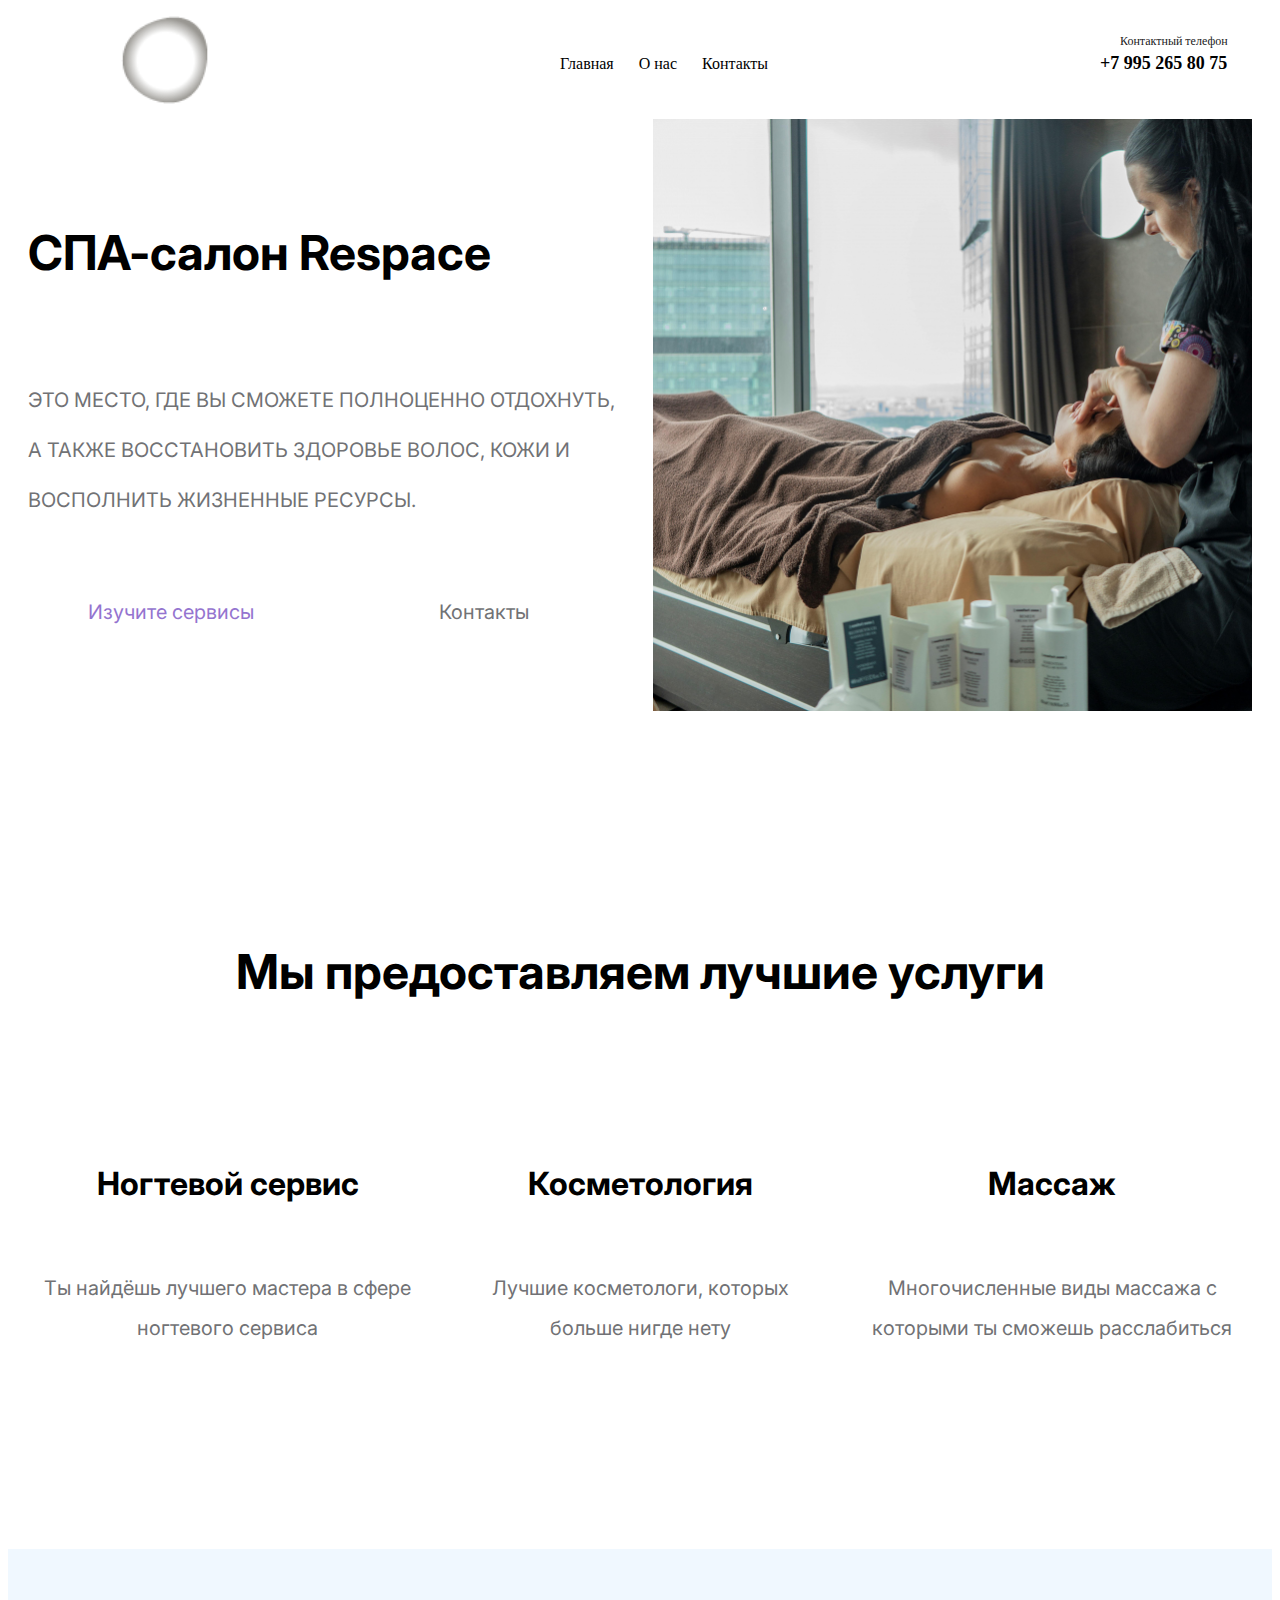
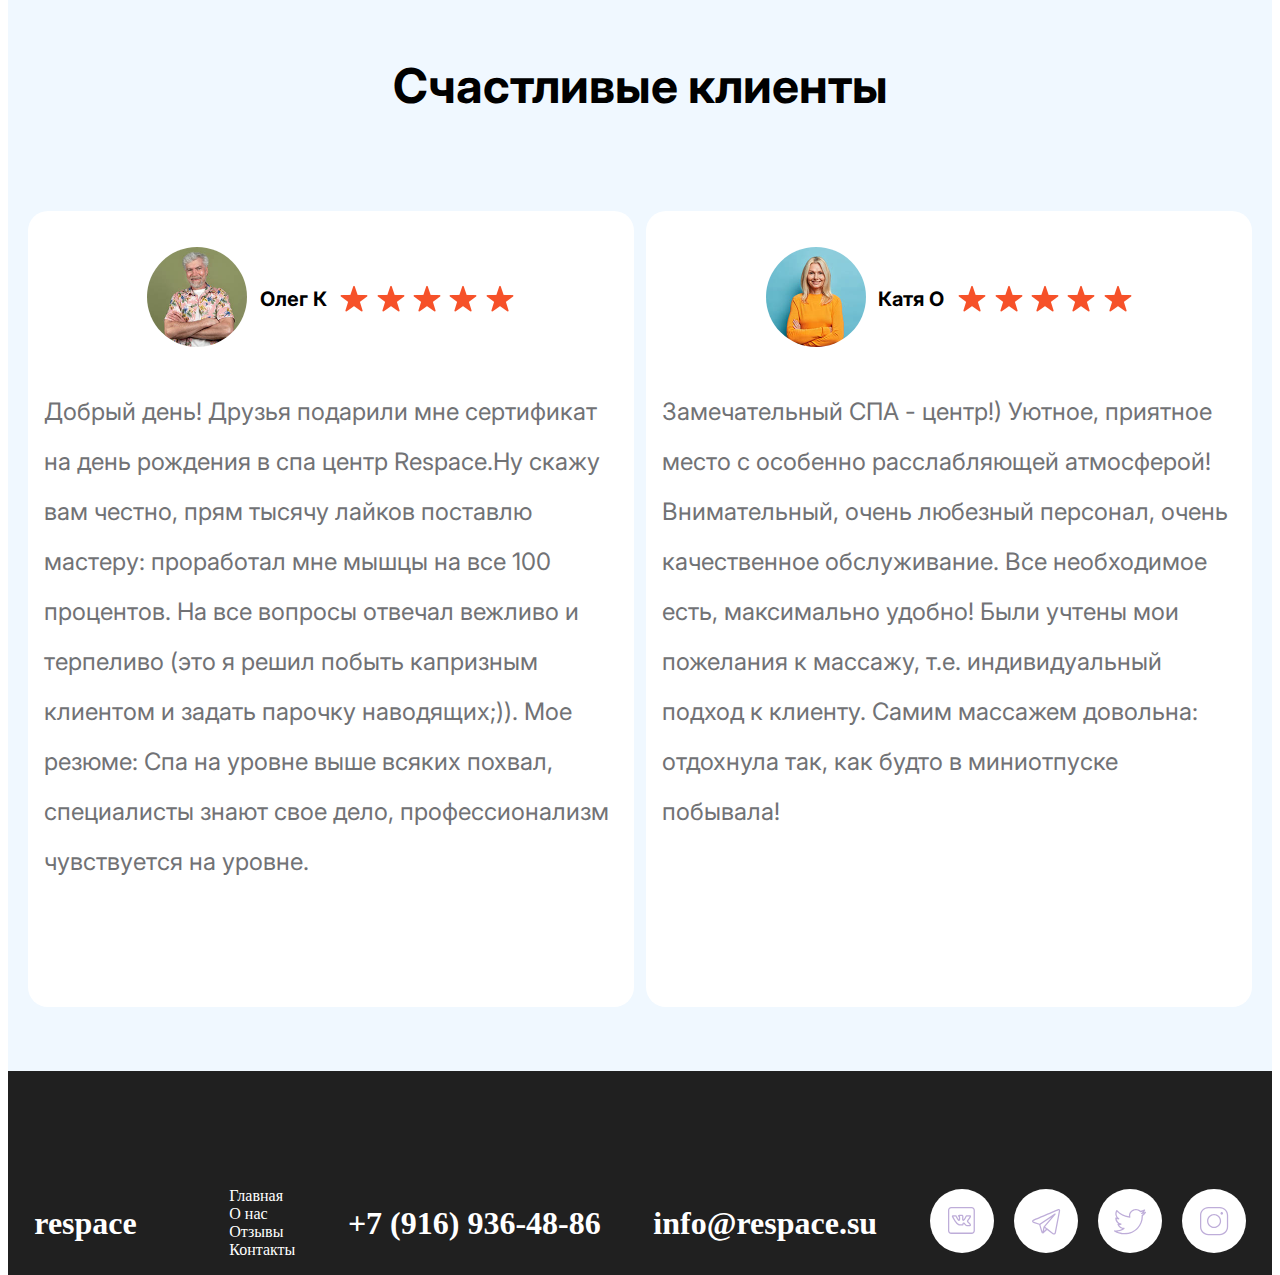
<file: About.html>
<!DOCTYPE html>
<html lang="en">
<head>
    <meta charset="UTF-8">
    <meta http-equiv="X-UA-Compatible" content="IE=edge">
    <link rel="stylesheet" href="./style/About/About.css">
    <link rel="preconnect" href="https://fonts.googleapis.com" />
    <link rel="preconnect" href="https://fonts.gstatic.com" crossorigin />
    <link
      href="https://fonts.googleapis.com/css2?family=Inter:wght@400;500;600;700;800;900&display=swap"
      rel="stylesheet" />
    <meta name="viewport" content="width=device-width, initial-scale=1.0">
    <title>О нас</title>
</head>
<body>
    
    <header>
       
        <a name="menu">
            <div class="menu">
                <div class="header__logo">
                    <a href="./index.html"><img class="logo" src="images/logo.png"></a>
                </div>
                <nav class="header__nav">
                    <ul class="header__list">
                        <li><a class="header__link" href="./index.html">Главная</a></li>
                        <li><a class="header__link" href="./About.html">О нас</a></li>
                        <li><a class="header__link" href="./Contact.html">Контакты</a></li>
                        
                    </ul>
                </nav>    
                <h1 class="kontaktnyy__telefon">Контактный телефон</div>
                <h1 class="telefon">+7 995 265 80 75</h1>
            </div>
        </a>
    </header>

    <main>
        

        <section class="section1">
            <div class="section2__container">
                <div class="section2__container-text">
                    <div class="section2__container-text_title">
                        <p>СПА-салон Respace</p>
                    </div>
                   
                    <div class="section2__container-text_desc">
                        <p>ЭТО МЕСТО, ГДЕ ВЫ СМОЖЕТЕ ПОЛНОЦЕННО ОТДОХНУТЬ, А ТАКЖЕ ВОССТАНОВИТЬ ЗДОРОВЬЕ ВОЛОС, КОЖИ
                            И ВОСПОЛНИТЬ ЖИЗНЕННЫЕ РЕСУРСЫ.
                             </p>
                    </div>
                    <div class="section2__container-text_btn">
                        <form action="./Contact.html">
                            <button class="text_btn-learn">Изучите сервисы</button>
                            <button class="text_btn-cont">Контакты</button>
                        </form>
                    </div>
                </div>
                <div class="section2__container-img">
                    <img src="./images/Slider1.jpg" width="100%">
                </div>
            </div>
        </section>

        <section class="section">
            <div class="section3__container">
                <div class="section3__container-text">
                        <p>Мы предоставляем лучшие услуги</p>
                </div>
                <div class="section3__container-grid">
                    <div class="section3__container-grid_item">
                        <div class="section3__container-grid_itemBlock">
                           
                            <div class="grid_item-title">
                                <p>Ногтевой сервис</p>
                            </div>
                            <div class="grid_item-desc">
                                <p>Ты найдёшь лучшего мастера в сфере ногтевого сервиса</p>
                            </div>
                        </div>                        
                    </div>
                    <div class="section3__container-grid_item">
                        <div class="section3__container-grid_itemBlock">
                            
                            <div class="grid_item-title">
                                <p>Косметология</p>
                            </div>
                            <div class="grid_item-desc">
                                <p>Лучшие косметологи, которых больше нигде нету</p>
                            </div>
                        </div>                        
                    </div>
                    <div class="section3__container-grid_item section3__container-grid_item-last">
                        <div class="section3__container-grid_itemBlock">
                            
                            <div class="grid_item-title">
                                <p>Массаж</p>
                            </div>
                            <div class="grid_item-desc">
                                <p>Многочисленные виды массажа с которыми ты сможешь расслабиться</p>
                            </div>
                        </div>                        
                    </div>
                </div>
            </div>
        </section>
    </main>

    <section class="section section2">
        <div class="section3__container section4__container">
            <div class="section3__container-text">
                    <p>Счастливые клиенты</p>
            </div>
            <div class="section3__container-grid2">
                <div class="section4__container-grid_item">
                    <div class="section3__container-grid_itemBlock">
                        <div class="grid_item-User">
                            <div class="grid_item-User_img">
                                <img src="./images/МАРАНИ.svg" width="100%">
                            </div>
                            <div class="grid_item-User_Name">
                                <h1>Олег К</h1>
                                
                            </div>
                            <div class="grid_item-User_star">
                                <img src="./images/Star.svg" width="100%">
                                <img src="./images/Star.svg" width="100%">
                                <img src="./images/Star.svg" width="100%">
                                <img src="./images/Star.svg" width="100%">
                                <img src="./images/Star.svg" width="100%">
                            </div>
                        </div>
                        <div class="grid_item-comment">
                           <p>Добрый день! Друзья подарили мне сертификат на день рождения в спа центр Respace.Ну скажу вам честно, прям тысячу лайков поставлю мастеру: проработал мне мышцы на все 100 процентов. На все вопросы отвечал вежливо и терпеливо (это я решил побыть капризным клиентом и задать парочку наводящих;)). Мое резюме: Спа на уровне выше всяких похвал, специалисты знают свое дело, профессионализм чувствуется на уровне.</p>
                        </div>
                    </div>                        
                </div>
                <div class="section4__container-grid_item">
                    <div class="section3__container-grid_itemBlock">
                        <div class="grid_item-User">
                            <div class="grid_item-User_img">
                                <img src="./images/ОЛЕГ.svg" width="100%">
                            </div>
                            <div class="grid_item-User_Name">
                                <h1>Катя О</h1>
                                
                            </div>
                            <div class="grid_item-User_star">
                                <img src="./images/Star.svg" width="100%">
                                <img src="./images/Star.svg" width="100%">
                                <img src="./images/Star.svg" width="100%">
                                <img src="./images/Star.svg" width="100%">
                                <img src="./images/Star.svg" width="100%">
                            </div>
                        </div>
                        <div class="grid_item-comment">
                           <p>Замечательный СПА - центр!) Уютное, приятное место с особенно расслабляющей атмосферой! Внимательный, очень любезный персонал, очень качественное обслуживание. Все необходимое есть, максимально удобно! Были учтены мои пожелания к массажу, т.е. индивидуальный подход к клиенту. Самим массажем довольна: отдохнула так, как будто в миниотпуске побывала!</p>
                        </div>
                    </div>                        
                </div>
            </div>
        </div>
    </section>

    <footer>
        <section class="footer">
            <a href="#menu"><h1 class="tekst30">respace</h1></a>
            <nav class="footer__nav">
                <ul class="footer__list">
                    <li><a class="footer__link" href="./index.html">Главная</a></li>
                    <li><a class="footer__link" href="./About.html">О нас</a></li>
                    <li><a class="footer__link" href="./About.html">Отзывы</a></li>
                    <li><a class="footer__link" href="./Contact.html">Контакты</a></li>
                </ul>
            </nav>   
            <h1 class="tekst31">+7 (916) 936-48-86</h1>
            <h1 class="tekst32">info@respace.su</h1>
            <div class="icons__footer">
                <div class="footer__kruzhok">
                    <a href="https://instagram.com/quest_for_child" target="_blank"><svg width="64" height="64" viewBox="0 0 64 64" fill="none" xmlns="http://www.w3.org/2000/svg">
                        <g clip-path="url(#clip0_5_38)">
                        <circle cx="32" cy="32" r="32" fill="white"/>
                        <path d="M21.2 18C19.4403 18 18 19.4403 18 21.2V41.68C18 43.4397 19.4403 44.88 21.2 44.88H41.68C43.4397 44.88 44.88 43.4397 44.88 41.68V21.2C44.88 19.4403 43.4397 18 41.68 18H21.2ZM21.2 19.28H41.68C42.7478 19.28 43.6 20.1322 43.6 21.2V41.68C43.6 42.7478 42.7478 43.6 41.68 43.6H21.2C20.1322 43.6 19.28 42.7478 19.28 41.68V21.2C19.28 20.1322 20.1322 19.28 21.2 19.28ZM30.4137 25.675C29.737 25.6734 29.1335 25.7113 28.5937 25.9762L28.5925 25.9775C28.3294 26.1071 28.1439 26.2718 27.9962 26.4675C27.9224 26.5653 27.8468 26.6532 27.8062 26.8762C27.786 26.9878 27.7746 27.1685 27.8912 27.3637C28.0079 27.559 28.2424 27.67 28.3925 27.69C28.4967 27.7039 28.732 27.804 28.7537 27.8337L28.755 27.8362C28.755 27.8362 28.8462 28.0743 28.8725 28.2862C28.8988 28.4982 28.8975 28.67 28.8975 28.67C28.8972 28.6871 28.8976 28.7042 28.8987 28.7212C28.8987 28.7212 28.9358 29.2765 28.9112 29.85C28.9015 30.0786 28.8719 30.2819 28.8412 30.4637C28.6133 30.2121 28.2775 29.7565 27.7925 28.9162C27.2545 27.9836 26.8262 27.1475 26.8262 27.1475C26.8038 27.0747 26.7242 26.848 26.4137 26.62C26.0743 26.3698 25.7462 26.3325 25.7462 26.3325C25.7051 26.3242 25.6632 26.3201 25.6212 26.32L23.0987 26.3212C23.0987 26.3212 22.9475 26.3125 22.7662 26.3375C22.585 26.3625 22.3121 26.3828 22.0487 26.695L22.0475 26.6962C21.8122 26.9774 21.8264 27.2882 21.855 27.4637C21.8836 27.6393 21.9475 27.7725 21.9475 27.7725C21.9487 27.775 21.95 27.7775 21.9512 27.78C21.9512 27.78 24.0145 32.1181 26.3462 34.6725C28.0395 36.5272 29.7774 36.5587 31.2112 36.5587H32.2812C32.5544 36.5587 32.8015 36.5481 33.075 36.3887C33.3485 36.2294 33.5325 35.8415 33.5325 35.5725C33.5325 35.2906 33.5746 35.0689 33.6262 34.955C33.6626 34.8749 33.6913 34.846 33.7362 34.8225C33.7457 34.8285 33.7396 34.825 33.7662 34.8437C33.8728 34.9187 34.0487 35.0895 34.24 35.3025C34.6226 35.7286 35.0568 36.313 35.64 36.7137C36.0578 37.0011 36.4525 37.1287 36.7525 37.175C36.9405 37.204 37.0865 37.1984 37.19 37.19L39.58 37.2C39.5942 37.2001 39.6084 37.1996 39.6225 37.1987C39.6225 37.1987 40.0343 37.2035 40.4625 36.9475C40.6766 36.8195 40.9291 36.5767 41.0112 36.2225C41.0934 35.8683 40.9902 35.5013 40.7887 35.1662V35.165C40.8237 35.223 40.7571 35.1038 40.6887 34.9925C40.6204 34.8812 40.5212 34.7311 40.3787 34.545C40.0939 34.1727 39.6376 33.6518 38.9 32.965H38.8987C38.5241 32.6165 38.2712 32.3697 38.1675 32.2325C38.0638 32.0953 38.0978 32.1674 38.105 32.1325C38.1194 32.0628 38.5689 31.4142 39.4837 30.1925C40.0398 29.4489 40.4301 28.8906 40.6875 28.4262C40.9449 27.9619 41.1305 27.5597 41.0012 27.0675L41 27.065C40.9426 26.8489 40.7859 26.6498 40.625 26.5412C40.4641 26.4327 40.3115 26.3903 40.175 26.3637C39.902 26.3106 39.6637 26.32 39.4425 26.32C38.9787 26.32 36.9206 26.3362 36.7512 26.3362C36.5511 26.3362 36.2201 26.4273 36.0737 26.515C35.7057 26.7365 35.6 27.0275 35.6 27.0275C35.5933 27.0398 35.5871 27.0523 35.5812 27.065C35.5812 27.065 35.1567 28.0064 34.61 28.9362C34.0562 29.8794 33.647 30.3293 33.4 30.5375C33.3932 30.5005 33.3944 30.5305 33.39 30.4787C33.3679 30.2154 33.3925 29.8514 33.3925 29.4962C33.3925 28.5398 33.4736 27.8703 33.43 27.2787C33.4082 26.983 33.3534 26.6779 33.1587 26.3975C32.9641 26.1171 32.6402 25.9349 32.32 25.8575C32.1279 25.8112 31.9089 25.6906 31.1162 25.6825H31.115C30.8726 25.6801 30.6393 25.6755 30.4137 25.675ZM31.1025 26.9625C31.8039 26.9697 31.6292 27.0083 32.0187 27.1025C32.1396 27.1317 32.1103 27.1315 32.1075 27.1275C32.1047 27.1235 32.1402 27.1895 32.1537 27.3737C32.1809 27.7423 32.1125 28.4751 32.1125 29.4962C32.1125 29.7747 32.0789 30.172 32.1137 30.5862C32.1486 31.0005 32.2513 31.532 32.7462 31.8525C32.9809 32.0046 33.2533 32.0142 33.4862 31.9562C33.7192 31.8983 33.9306 31.7777 34.1525 31.6C34.5964 31.2446 35.0914 30.6448 35.7137 29.585C36.2954 28.5958 36.7185 27.6537 36.7325 27.6225C36.7352 27.6203 36.738 27.6188 36.7412 27.6162C36.7492 27.6163 36.741 27.6162 36.7512 27.6162C36.9902 27.6162 39.0103 27.6 39.4425 27.6C39.5434 27.6 39.5801 27.6061 39.66 27.6087C39.6383 27.6812 39.6624 27.635 39.5675 27.8062C39.3684 28.1654 39.0015 28.6992 38.4587 29.425C37.5668 30.6161 37.014 31.0829 36.8512 31.8737C36.7699 32.2692 36.9224 32.7075 37.1462 33.0037C37.3701 33.3 37.6527 33.5538 38.0275 33.9025C38.7216 34.5488 39.1288 35.0184 39.3625 35.3237C39.4793 35.4764 39.553 35.5867 39.5987 35.6612C39.6445 35.7358 39.6332 35.7279 39.6925 35.8262C39.7315 35.8917 39.7172 35.8517 39.7237 35.8712C39.647 35.8929 39.554 35.9189 39.5487 35.92L37.195 35.91C37.1526 35.91 37.1103 35.9142 37.0687 35.9225C37.0687 35.9225 37.0746 35.9294 36.9487 35.91C36.8228 35.8906 36.6226 35.8361 36.365 35.6587C36.0541 35.4451 35.6189 34.9224 35.1925 34.4475C34.9793 34.2101 34.7667 33.982 34.5025 33.7962C34.2383 33.6105 33.843 33.4358 33.4162 33.57C32.9732 33.7091 32.6284 34.0549 32.46 34.4262C32.3347 34.7027 32.3245 34.9915 32.305 35.2787C32.2838 35.2803 32.3082 35.2787 32.2812 35.2787H31.2112C29.7574 35.2787 28.7251 35.3793 27.2912 33.8087C25.3626 31.6959 23.5956 28.1805 23.3075 27.6012L25.5275 27.6C25.5665 27.615 25.65 27.6463 25.655 27.65L25.6575 27.6525C25.5764 27.5932 25.6612 27.6762 25.6612 27.6762C25.6691 27.6954 25.6778 27.7142 25.6875 27.7325C25.6875 27.7325 26.1274 28.5919 26.6837 29.5562C27.2295 30.5017 27.6272 31.0922 28.0112 31.4825C28.2033 31.6776 28.3971 31.8341 28.6562 31.9225C28.9154 32.0109 29.2499 31.9785 29.475 31.855C29.9348 31.6033 29.9966 31.2321 30.0712 30.9075C30.146 30.5825 30.1758 30.2362 30.19 29.905C30.2175 29.2621 30.1786 28.7056 30.1762 28.6712C30.1764 28.6592 30.1793 28.4272 30.1425 28.13C30.1048 27.8257 30.0628 27.4537 29.7875 27.0787L29.7862 27.0775C29.7843 27.0749 29.7819 27.0751 29.78 27.0725C30.144 27.0203 30.4555 26.956 31.1025 26.9625ZM36.7487 27.59L36.74 27.61C36.7386 27.6108 36.7391 27.6091 36.7375 27.61C36.7402 27.6048 36.7487 27.59 36.7487 27.59Z" fill="#BEADD9"/>
                        </g>
                        <defs>
                        <clipPath id="clip0_5_38">
                        <rect width="64" height="64" fill="white"/>
                        </clipPath>
                        </defs>
                        </svg>
                    </a>
                </div>
                <div class="footer__kruzhok">
                    <a href="https://vk.com/mirkvestov_ru" target="_blank">
                        <svg width="64" height="64" viewBox="0 0 64 64" fill="none" xmlns="http://www.w3.org/2000/svg">
                            <g clip-path="url(#clip0_5_40)">
                            <circle cx="32" cy="32" r="32" fill="white"/>
                            <path d="M44.4805 20.0019C44.1687 20.0156 43.8653 20.1023 43.5917 20.2119C43.3209 20.3207 41.7617 20.9862 39.4592 21.9706C37.1567 22.9551 34.1637 24.237 31.1967 25.5081C25.2628 28.0504 19.4317 30.5519 19.4317 30.5519L19.4742 30.5356C19.4742 30.5356 19.1223 30.6533 18.7655 30.9019C18.5871 31.0262 18.3951 31.1867 18.238 31.4206C18.0808 31.6546 17.9659 31.9862 18.0092 32.3369C18.1613 33.5687 19.438 33.9181 19.438 33.9181L19.443 33.9206L25.1405 35.8706C25.2857 36.3552 26.8685 41.6381 27.2167 42.7569C27.409 43.3754 27.589 43.7322 27.7767 43.9756C27.8707 44.0974 27.9691 44.1917 28.078 44.2606C28.1212 44.288 28.1667 44.3086 28.2117 44.3269H28.2142C28.2197 44.3293 28.2249 44.3295 28.2305 44.3319L28.2155 44.3281C28.2259 44.3324 28.2362 44.3395 28.2467 44.3431C28.267 44.3503 28.2795 44.35 28.3055 44.3556C28.958 44.5835 29.498 44.1606 29.498 44.1606L29.5205 44.1431L33.0205 40.8969L38.7005 45.3256L38.7717 45.3581C39.7659 45.7996 40.665 45.5533 41.163 45.1481C41.6609 44.743 41.8567 44.2206 41.8567 44.2206L41.878 44.1656L46.0517 22.4119C46.1585 21.9252 46.1737 21.5045 46.073 21.1244C45.9722 20.7442 45.7275 20.4138 45.4205 20.2306C45.1134 20.0475 44.7922 19.9882 44.4805 20.0019ZM44.5142 21.3031C44.6408 21.2973 44.7346 21.3117 44.7642 21.3294C44.7938 21.347 44.8071 21.3447 44.8355 21.4519C44.8639 21.5591 44.8792 21.7848 44.8017 22.1381L44.7992 22.1456L40.6492 43.7731C40.6394 43.7949 40.5529 43.995 40.3555 44.1556C40.154 44.3195 39.93 44.4475 39.3355 44.1981L33.1242 39.3544L32.9492 39.2169L32.9455 39.2206L31.088 37.8269L41.5267 25.5456C41.6069 25.4515 41.6581 25.3362 41.6742 25.2135C41.6902 25.0909 41.6704 24.9663 41.6171 24.8547C41.5639 24.7431 41.4794 24.6493 41.3739 24.5847C41.2685 24.5201 41.1466 24.4874 41.023 24.4906C40.9022 24.4938 40.7847 24.531 40.6842 24.5981L25.5792 34.6681L19.873 32.7144C19.873 32.7144 19.3063 32.3991 19.2792 32.1794C19.2777 32.1672 19.271 32.1782 19.3005 32.1344C19.3299 32.0905 19.4039 32.0165 19.4967 31.9519C19.6823 31.8226 19.8942 31.7444 19.8942 31.7444L19.9155 31.7369L19.9367 31.7281C19.9367 31.7281 25.7681 29.2266 31.7017 26.6844C34.6685 25.4133 37.661 24.1323 39.963 23.1481C42.2643 22.1642 43.9272 21.456 44.068 21.3994C44.2283 21.3352 44.3876 21.309 44.5142 21.3031ZM37.5917 28.1981L29.6755 37.5119L29.6717 37.5156C29.6594 37.5305 29.6477 37.5459 29.6367 37.5619C29.6242 37.5792 29.6125 37.5971 29.6017 37.6156C29.5572 37.6911 29.5287 37.7749 29.518 37.8619C29.518 37.8635 29.518 37.8652 29.518 37.8669L28.4867 42.5044C28.4696 42.4543 28.4576 42.4359 28.4392 42.3769V42.3756C28.1117 41.3232 26.6183 36.3409 26.4117 35.6519L37.5917 28.1981ZM30.5692 39.0381L31.9917 40.1056L29.9017 42.0431L30.5692 39.0381Z" fill="#BEADD9"/>
                            </g>
                            <defs>
                            <clipPath id="clip0_5_40">
                            <rect width="64" height="64" fill="white"/>
                            </clipPath>
                            </defs>
                        </svg>
                    </a>
                </div>
                <div class="footer__kruzhok">
                    <a href="https://twitter.com/worldofquests" target="_blank">
                        <svg width="64" height="64" viewBox="0 0 64 64" fill="none" xmlns="http://www.w3.org/2000/svg">
                            <g clip-path="url(#clip0_5_36)">
                            <circle cx="32" cy="32" r="32" fill="white"/>
                            <path d="M37.9052 20C34.0777 20 30.9652 23.0052 30.9652 26.7007C30.9652 26.9228 31.0227 27.14 31.0452 27.3572C26.3127 26.9203 22.1277 24.719 19.2852 21.3517C19.1527 21.19 18.9477 21.1031 18.7327 21.1176C18.5202 21.1321 18.3302 21.2503 18.2252 21.429C17.6277 22.421 17.2852 23.5628 17.2852 24.789C17.2852 26.2734 17.8352 27.6324 18.6852 28.7476C18.5202 28.6776 18.3402 28.639 18.1852 28.5545C17.9877 28.4531 17.7502 28.4579 17.5577 28.569C17.3652 28.68 17.2477 28.8803 17.2452 29.0952V29.1724C17.2452 31.4486 18.4652 33.4255 20.2652 34.6372C20.2452 34.6348 20.2252 34.6421 20.2052 34.6372C19.9852 34.601 19.7627 34.6759 19.6152 34.8376C19.4677 34.9993 19.4202 35.2238 19.4852 35.429C20.2002 37.5748 22.0252 39.2138 24.2852 39.8124C22.4852 40.8455 20.3977 41.4538 18.1452 41.4538C17.6577 41.4538 17.1902 41.4297 16.7252 41.3766C16.4252 41.3379 16.1377 41.5069 16.0377 41.7821C15.9352 42.0572 16.0477 42.3638 16.3052 42.5159C19.1927 44.3045 22.6202 45.3545 26.3052 45.3545C32.2777 45.3545 36.9627 42.9455 40.1052 39.5034C43.2477 36.0614 44.8852 31.591 44.8852 27.4152C44.8852 27.239 44.8702 27.0676 44.8652 26.8938C46.0377 26.0272 47.0852 25.011 47.9052 23.8234C48.0677 23.5941 48.0502 23.2876 47.8627 23.0752C47.6777 22.8628 47.3652 22.7976 47.1052 22.9159C46.7752 23.0583 46.3902 23.0728 46.0452 23.1862C46.5002 22.5997 46.8902 21.9672 47.1252 21.2552C47.2052 21.0114 47.1177 20.7434 46.9102 20.5841C46.7027 20.4272 46.4127 20.4079 46.1852 20.5407C45.0927 21.1659 43.8827 21.6052 42.6052 21.8731C41.3652 20.7531 39.7327 20 37.9052 20ZM37.9052 21.2359C39.5377 21.2359 41.0127 21.9093 42.0452 22.9738C42.2002 23.1283 42.4277 23.1934 42.6452 23.1476C43.4802 22.9883 44.2727 22.7541 45.0452 22.4524C44.6002 23.0317 44.0502 23.5266 43.4052 23.9007C43.1127 24.0383 42.9752 24.3641 43.0827 24.661C43.1877 24.9555 43.5077 25.1269 43.8252 25.0593C44.4652 24.9845 45.0352 24.7334 45.6452 24.5766C45.0977 25.1486 44.4977 25.6652 43.8452 26.1214C43.6677 26.2469 43.5702 26.4497 43.5852 26.6621C43.5952 26.9131 43.6052 27.1617 43.6052 27.4152C43.6052 31.2772 42.0702 35.47 39.1452 38.6731C36.2202 41.8762 31.9252 44.1186 26.3052 44.1186C23.7527 44.1186 21.3427 43.5731 19.1652 42.6124C21.8652 42.4121 24.3552 41.49 26.3652 39.9669C26.5752 39.8052 26.6577 39.5348 26.5727 39.2886C26.4877 39.0424 26.2527 38.8734 25.9852 38.8662C23.8752 38.83 22.1077 37.6448 21.1652 35.9697C21.2002 35.9697 21.2302 35.9697 21.2652 35.9697C21.8977 35.9697 22.5227 35.8924 23.1052 35.7379C23.3852 35.6583 23.5777 35.4072 23.5677 35.1248C23.5577 34.8424 23.3502 34.601 23.0652 34.5407C20.7877 34.0966 19.0802 32.3055 18.6852 30.08C19.3302 30.2948 19.9902 30.4638 20.7052 30.4855C20.9977 30.5024 21.2627 30.3262 21.3527 30.0583C21.4427 29.7903 21.3327 29.4959 21.0852 29.3462C19.5652 28.3638 18.5652 26.691 18.5652 24.789C18.5652 24.0841 18.7552 23.4372 19.0052 22.8193C22.2052 26.2107 26.6852 28.4628 31.7452 28.709C31.9452 28.7186 32.1402 28.639 32.2702 28.4917C32.4002 28.3421 32.4502 28.1441 32.4052 27.9559C32.3077 27.5552 32.2452 27.1303 32.2452 26.7007C32.2452 23.6738 34.7702 21.2359 37.9052 21.2359Z" fill="#BEADD9"/>
                            </g>
                            <defs>
                            <clipPath id="clip0_5_36">
                            <rect width="64" height="64" fill="white"/>
                            </clipPath>
                            </defs>
                        </svg>
                    </a>
                </div>
                <div class="footer__kruzhok">
                    <a href="https://t.me/mirkvestovru" target="_blank">
                        <svg width="64" height="64" viewBox="0 0 64 64" fill="none" xmlns="http://www.w3.org/2000/svg">
                            <g clip-path="url(#clip0_5_34)">
                            <circle cx="32" cy="32" r="32" fill="white"/>
                            <path d="M26.32 18C21.7328 18 18 21.7328 18 26.32V37.84C18 42.4272 21.7328 46.16 26.32 46.16H37.84C42.4272 46.16 46.16 42.4272 46.16 37.84V26.32C46.16 21.7328 42.4272 18 37.84 18H26.32ZM26.32 19.28H37.84C41.7353 19.28 44.88 22.4247 44.88 26.32V37.84C44.88 41.7353 41.7353 44.88 37.84 44.88H26.32C22.4247 44.88 19.28 41.7353 19.28 37.84V26.32C19.28 22.4247 22.4247 19.28 26.32 19.28ZM39.76 23.12C39.4205 23.12 39.0949 23.2549 38.8549 23.4949C38.6149 23.7349 38.48 24.0605 38.48 24.4C38.48 24.7395 38.6149 25.065 38.8549 25.3051C39.0949 25.5451 39.4205 25.68 39.76 25.68C40.0995 25.68 40.4251 25.5451 40.6651 25.3051C40.9051 25.065 41.04 24.7395 41.04 24.4C41.04 24.0605 40.9051 23.7349 40.6651 23.4949C40.4251 23.2549 40.0995 23.12 39.76 23.12ZM32.08 25.04C28.1995 25.04 25.04 28.1995 25.04 32.08C25.04 35.9605 28.1995 39.12 32.08 39.12C35.9605 39.12 39.12 35.9605 39.12 32.08C39.12 28.1995 35.9605 25.04 32.08 25.04ZM32.08 26.32C35.2687 26.32 37.84 28.8913 37.84 32.08C37.84 35.2687 35.2687 37.84 32.08 37.84C28.8913 37.84 26.32 35.2687 26.32 32.08C26.32 28.8913 28.8913 26.32 32.08 26.32Z" fill="#BEADD9"/>
                            </g>
                            <defs>
                            <clipPath id="clip0_5_34">
                            <rect width="64" height="64" fill="white"/>
                            </clipPath>
                            </defs>
                        </svg>
                    </a>
                </div>
            </div>
        </section>
   </footer>
</body>
</html>
</file>
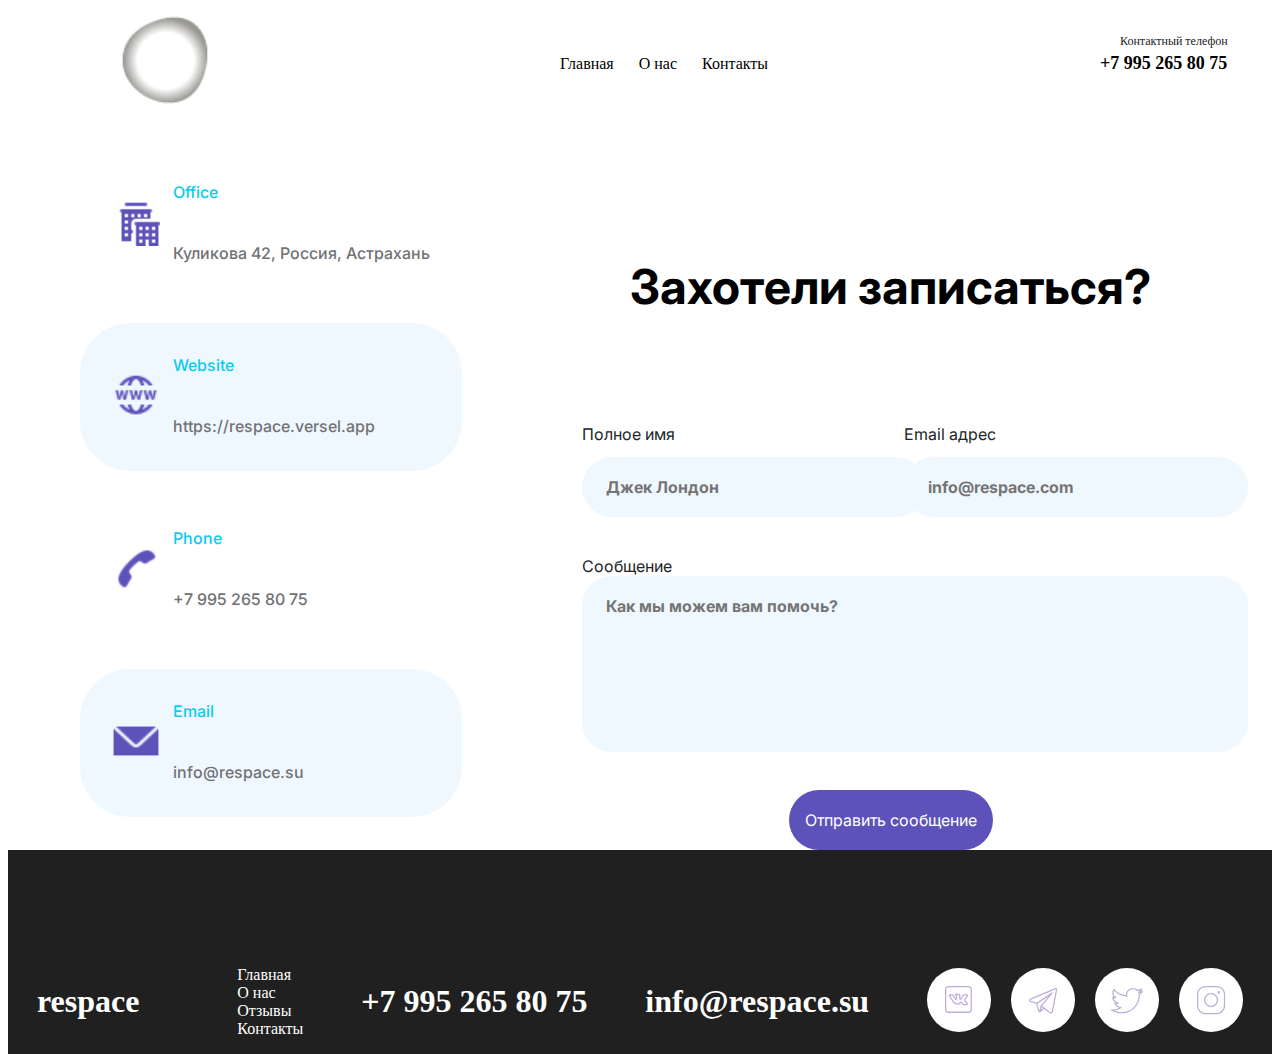
<file: Contact.html>
<!DOCTYPE html>
<html lang="en">
<head>
    <meta charset="UTF-8">
    <link rel="stylesheet" href="./style/Contact/Contact.css">
    <link rel="preconnect" href="https://fonts.googleapis.com" />
    <link rel="preconnect" href="https://fonts.gstatic.com" crossorigin />
    <link
      href="https://fonts.googleapis.com/css2?family=Inter:wght@400;500;600;700;800;900&display=swap"
      rel="stylesheet" />
    <meta http-equiv="X-UA-Compatible" content="IE=edge">
    <meta name="viewport" content="width=device-width, initial-scale=1.0">
    <title>Контакты</title>
</head>
<body>
    <header>
        <a name="menu">
            <div class="menu">
                <div class="header__logo">
                    <a href="./index.html"><img class="logo" src="images/logo.png"></a>
                </div>
                <nav class="header__nav">
                    <ul class="header__list">
                        <li><a class="header__link" href="./index.html">Главная</a></li>
                        <li><a class="header__link" href="./About.html">О нас</a></li>
                        <li><a class="header__link" href="./Contact.html">Контакты</a></li>
                        
                    </ul>
                </nav>    
                <h1 class="kontaktnyy__telefon">Контактный телефон</div>
                <h1 class="telefon">+7 995 265 80 75</h1>
            </div>
        </a>
    </header>

    <main class="main">

        <section class="section1">
            <div class="section__container">
                
                <div class="section__container-Info">
                    <div class="section__container-Info_item">
                        <div class="section__container-Info_item-img">
                            <img src="./images/Office.svg" width="100%">
                        </div>
                        <div class="section__container-Info_item-text">
                            <p class="Info_item-text_title">Office</p>
                            <p class="Info_item-text_desc">Куликова 42,
                                Россия, Астрахань</p>
                        </div>
                    </div>

                    <div class="section__container-Info_item section__container-Info_item2">
                        <div class="section__container-Info_item-img">
                            <img src="./images/Website.svg" width="100%">
                        </div>
                        <div class="section__container-Info_item-text">
                            <p class="Info_item-text_title">Website</p>
                            <p class="Info_item-text_desc">https://respace.versel.app</p>
                        </div>
                    </div>
                   

                    <div class="section__container-Info_item">
                        <div class="section__container-Info_item-img">
                            <img src="./images/Call.svg" width="100%">
                        </div>
                        <div class="section__container-Info_item-text">
                            <p class="Info_item-text_title">Phone</p>
                            <p class="Info_item-text_desc">+7 995 265 80 75</p>
                        </div>
                    </div>

                    <div class="section__container-Info_item section__container-Info_item2">
                        <div class="section__container-Info_item-img">
                            <img src="./images/Email.svg" width="100%">
                        </div>
                        <div class="section__container-Info_item-text">
                            <p class="Info_item-text_title">Email</p>
                            <p class="Info_item-text_desc">info@respace.su</p>
                        </div>
                    </div>
                </div>
            </div>
        </section>

        <script type="text/javascript" charset="utf-8" async src="https://api-maps.yandex.ru/services/constructor/1.0/js/?um=constructor%3Addfa075cdda61f26520f2db7ee58028185564e33ef7a462d4760ccf1cea6f75a&amp;margin-left=150&amp;width=600&amp;height=700&amp;lang=ru_RU&amp;scroll=true"></script>



        <section class="section">
            <div class="section3__container">
                <div class="section3__container-text">
                    <p>Захотели записаться?</p>
                </div>
                <div class="section3__container-grid">
                    <form action="">
                        <div class="section3__container-grid_inp1">
                            <div class="section3__container-grid_inp1-item">
                                <label for="">Полное имя</label>
                                <input type="text" name="" id="" placeholder="Джек Лондон">
                            </div>
                            <div class="section3__container-grid_inp1-item">
                                <label for="">Email адрес</label>
                                <input type="text" name="" id="" placeholder="info@respace.com">                                
                            </div>
                        </div>
                        <div class="section3__container-grid_inp2">                            
                            <label for="">Сообщение</label>
                            <input type="text" name="" id="" placeholder="Как мы можем вам помочь?">
                        </div>
                        <div class="section3__container-grid_btn">                            
                            <button>Отправить сообщение</button>
                        </div>
                    </form>
                </div>
            </div>
        </section>
    </main>

    <footer>
        <section class="footer">
            <a href="#menu"><h1 class="tekst30">respace</h1></a>
            <nav class="footer__nav">
                <ul class="footer__list">
                    <li><a class="footer__link" href="./index.html">Главная</a></li>
                    <li><a class="footer__link" href="./About.html">О нас</a></li>
                    <li><a class="footer__link" href="./About.html">Отзывы</a></li>
                    <li><a class="footer__link" href="./Contact.html">Контакты</a></li>
                </ul>
            </nav>   
            <h1 class="tekst31">+7 995 265 80 75</h1>
            <h1 class="tekst32">info@respace.su</h1>
            <div class="icons__footer">
                <div class="footer__kruzhok">
                    <a href="https://instagram.com/quest_for_child" target="_blank"><svg width="64" height="64" viewBox="0 0 64 64" fill="none" xmlns="http://www.w3.org/2000/svg">
                        <g clip-path="url(#clip0_5_38)">
                        <circle cx="32" cy="32" r="32" fill="white"/>
                        <path d="M21.2 18C19.4403 18 18 19.4403 18 21.2V41.68C18 43.4397 19.4403 44.88 21.2 44.88H41.68C43.4397 44.88 44.88 43.4397 44.88 41.68V21.2C44.88 19.4403 43.4397 18 41.68 18H21.2ZM21.2 19.28H41.68C42.7478 19.28 43.6 20.1322 43.6 21.2V41.68C43.6 42.7478 42.7478 43.6 41.68 43.6H21.2C20.1322 43.6 19.28 42.7478 19.28 41.68V21.2C19.28 20.1322 20.1322 19.28 21.2 19.28ZM30.4137 25.675C29.737 25.6734 29.1335 25.7113 28.5937 25.9762L28.5925 25.9775C28.3294 26.1071 28.1439 26.2718 27.9962 26.4675C27.9224 26.5653 27.8468 26.6532 27.8062 26.8762C27.786 26.9878 27.7746 27.1685 27.8912 27.3637C28.0079 27.559 28.2424 27.67 28.3925 27.69C28.4967 27.7039 28.732 27.804 28.7537 27.8337L28.755 27.8362C28.755 27.8362 28.8462 28.0743 28.8725 28.2862C28.8988 28.4982 28.8975 28.67 28.8975 28.67C28.8972 28.6871 28.8976 28.7042 28.8987 28.7212C28.8987 28.7212 28.9358 29.2765 28.9112 29.85C28.9015 30.0786 28.8719 30.2819 28.8412 30.4637C28.6133 30.2121 28.2775 29.7565 27.7925 28.9162C27.2545 27.9836 26.8262 27.1475 26.8262 27.1475C26.8038 27.0747 26.7242 26.848 26.4137 26.62C26.0743 26.3698 25.7462 26.3325 25.7462 26.3325C25.7051 26.3242 25.6632 26.3201 25.6212 26.32L23.0987 26.3212C23.0987 26.3212 22.9475 26.3125 22.7662 26.3375C22.585 26.3625 22.3121 26.3828 22.0487 26.695L22.0475 26.6962C21.8122 26.9774 21.8264 27.2882 21.855 27.4637C21.8836 27.6393 21.9475 27.7725 21.9475 27.7725C21.9487 27.775 21.95 27.7775 21.9512 27.78C21.9512 27.78 24.0145 32.1181 26.3462 34.6725C28.0395 36.5272 29.7774 36.5587 31.2112 36.5587H32.2812C32.5544 36.5587 32.8015 36.5481 33.075 36.3887C33.3485 36.2294 33.5325 35.8415 33.5325 35.5725C33.5325 35.2906 33.5746 35.0689 33.6262 34.955C33.6626 34.8749 33.6913 34.846 33.7362 34.8225C33.7457 34.8285 33.7396 34.825 33.7662 34.8437C33.8728 34.9187 34.0487 35.0895 34.24 35.3025C34.6226 35.7286 35.0568 36.313 35.64 36.7137C36.0578 37.0011 36.4525 37.1287 36.7525 37.175C36.9405 37.204 37.0865 37.1984 37.19 37.19L39.58 37.2C39.5942 37.2001 39.6084 37.1996 39.6225 37.1987C39.6225 37.1987 40.0343 37.2035 40.4625 36.9475C40.6766 36.8195 40.9291 36.5767 41.0112 36.2225C41.0934 35.8683 40.9902 35.5013 40.7887 35.1662V35.165C40.8237 35.223 40.7571 35.1038 40.6887 34.9925C40.6204 34.8812 40.5212 34.7311 40.3787 34.545C40.0939 34.1727 39.6376 33.6518 38.9 32.965H38.8987C38.5241 32.6165 38.2712 32.3697 38.1675 32.2325C38.0638 32.0953 38.0978 32.1674 38.105 32.1325C38.1194 32.0628 38.5689 31.4142 39.4837 30.1925C40.0398 29.4489 40.4301 28.8906 40.6875 28.4262C40.9449 27.9619 41.1305 27.5597 41.0012 27.0675L41 27.065C40.9426 26.8489 40.7859 26.6498 40.625 26.5412C40.4641 26.4327 40.3115 26.3903 40.175 26.3637C39.902 26.3106 39.6637 26.32 39.4425 26.32C38.9787 26.32 36.9206 26.3362 36.7512 26.3362C36.5511 26.3362 36.2201 26.4273 36.0737 26.515C35.7057 26.7365 35.6 27.0275 35.6 27.0275C35.5933 27.0398 35.5871 27.0523 35.5812 27.065C35.5812 27.065 35.1567 28.0064 34.61 28.9362C34.0562 29.8794 33.647 30.3293 33.4 30.5375C33.3932 30.5005 33.3944 30.5305 33.39 30.4787C33.3679 30.2154 33.3925 29.8514 33.3925 29.4962C33.3925 28.5398 33.4736 27.8703 33.43 27.2787C33.4082 26.983 33.3534 26.6779 33.1587 26.3975C32.9641 26.1171 32.6402 25.9349 32.32 25.8575C32.1279 25.8112 31.9089 25.6906 31.1162 25.6825H31.115C30.8726 25.6801 30.6393 25.6755 30.4137 25.675ZM31.1025 26.9625C31.8039 26.9697 31.6292 27.0083 32.0187 27.1025C32.1396 27.1317 32.1103 27.1315 32.1075 27.1275C32.1047 27.1235 32.1402 27.1895 32.1537 27.3737C32.1809 27.7423 32.1125 28.4751 32.1125 29.4962C32.1125 29.7747 32.0789 30.172 32.1137 30.5862C32.1486 31.0005 32.2513 31.532 32.7462 31.8525C32.9809 32.0046 33.2533 32.0142 33.4862 31.9562C33.7192 31.8983 33.9306 31.7777 34.1525 31.6C34.5964 31.2446 35.0914 30.6448 35.7137 29.585C36.2954 28.5958 36.7185 27.6537 36.7325 27.6225C36.7352 27.6203 36.738 27.6188 36.7412 27.6162C36.7492 27.6163 36.741 27.6162 36.7512 27.6162C36.9902 27.6162 39.0103 27.6 39.4425 27.6C39.5434 27.6 39.5801 27.6061 39.66 27.6087C39.6383 27.6812 39.6624 27.635 39.5675 27.8062C39.3684 28.1654 39.0015 28.6992 38.4587 29.425C37.5668 30.6161 37.014 31.0829 36.8512 31.8737C36.7699 32.2692 36.9224 32.7075 37.1462 33.0037C37.3701 33.3 37.6527 33.5538 38.0275 33.9025C38.7216 34.5488 39.1288 35.0184 39.3625 35.3237C39.4793 35.4764 39.553 35.5867 39.5987 35.6612C39.6445 35.7358 39.6332 35.7279 39.6925 35.8262C39.7315 35.8917 39.7172 35.8517 39.7237 35.8712C39.647 35.8929 39.554 35.9189 39.5487 35.92L37.195 35.91C37.1526 35.91 37.1103 35.9142 37.0687 35.9225C37.0687 35.9225 37.0746 35.9294 36.9487 35.91C36.8228 35.8906 36.6226 35.8361 36.365 35.6587C36.0541 35.4451 35.6189 34.9224 35.1925 34.4475C34.9793 34.2101 34.7667 33.982 34.5025 33.7962C34.2383 33.6105 33.843 33.4358 33.4162 33.57C32.9732 33.7091 32.6284 34.0549 32.46 34.4262C32.3347 34.7027 32.3245 34.9915 32.305 35.2787C32.2838 35.2803 32.3082 35.2787 32.2812 35.2787H31.2112C29.7574 35.2787 28.7251 35.3793 27.2912 33.8087C25.3626 31.6959 23.5956 28.1805 23.3075 27.6012L25.5275 27.6C25.5665 27.615 25.65 27.6463 25.655 27.65L25.6575 27.6525C25.5764 27.5932 25.6612 27.6762 25.6612 27.6762C25.6691 27.6954 25.6778 27.7142 25.6875 27.7325C25.6875 27.7325 26.1274 28.5919 26.6837 29.5562C27.2295 30.5017 27.6272 31.0922 28.0112 31.4825C28.2033 31.6776 28.3971 31.8341 28.6562 31.9225C28.9154 32.0109 29.2499 31.9785 29.475 31.855C29.9348 31.6033 29.9966 31.2321 30.0712 30.9075C30.146 30.5825 30.1758 30.2362 30.19 29.905C30.2175 29.2621 30.1786 28.7056 30.1762 28.6712C30.1764 28.6592 30.1793 28.4272 30.1425 28.13C30.1048 27.8257 30.0628 27.4537 29.7875 27.0787L29.7862 27.0775C29.7843 27.0749 29.7819 27.0751 29.78 27.0725C30.144 27.0203 30.4555 26.956 31.1025 26.9625ZM36.7487 27.59L36.74 27.61C36.7386 27.6108 36.7391 27.6091 36.7375 27.61C36.7402 27.6048 36.7487 27.59 36.7487 27.59Z" fill="#BEADD9"/>
                        </g>
                        <defs>
                        <clipPath id="clip0_5_38">
                        <rect width="64" height="64" fill="white"/>
                        </clipPath>
                        </defs>
                        </svg>
                    </a>
                </div>
                <div class="footer__kruzhok">
                    <a href="https://vk.com/mirkvestov_ru" target="_blank">
                        <svg width="64" height="64" viewBox="0 0 64 64" fill="none" xmlns="http://www.w3.org/2000/svg">
                            <g clip-path="url(#clip0_5_40)">
                            <circle cx="32" cy="32" r="32" fill="white"/>
                            <path d="M44.4805 20.0019C44.1687 20.0156 43.8653 20.1023 43.5917 20.2119C43.3209 20.3207 41.7617 20.9862 39.4592 21.9706C37.1567 22.9551 34.1637 24.237 31.1967 25.5081C25.2628 28.0504 19.4317 30.5519 19.4317 30.5519L19.4742 30.5356C19.4742 30.5356 19.1223 30.6533 18.7655 30.9019C18.5871 31.0262 18.3951 31.1867 18.238 31.4206C18.0808 31.6546 17.9659 31.9862 18.0092 32.3369C18.1613 33.5687 19.438 33.9181 19.438 33.9181L19.443 33.9206L25.1405 35.8706C25.2857 36.3552 26.8685 41.6381 27.2167 42.7569C27.409 43.3754 27.589 43.7322 27.7767 43.9756C27.8707 44.0974 27.9691 44.1917 28.078 44.2606C28.1212 44.288 28.1667 44.3086 28.2117 44.3269H28.2142C28.2197 44.3293 28.2249 44.3295 28.2305 44.3319L28.2155 44.3281C28.2259 44.3324 28.2362 44.3395 28.2467 44.3431C28.267 44.3503 28.2795 44.35 28.3055 44.3556C28.958 44.5835 29.498 44.1606 29.498 44.1606L29.5205 44.1431L33.0205 40.8969L38.7005 45.3256L38.7717 45.3581C39.7659 45.7996 40.665 45.5533 41.163 45.1481C41.6609 44.743 41.8567 44.2206 41.8567 44.2206L41.878 44.1656L46.0517 22.4119C46.1585 21.9252 46.1737 21.5045 46.073 21.1244C45.9722 20.7442 45.7275 20.4138 45.4205 20.2306C45.1134 20.0475 44.7922 19.9882 44.4805 20.0019ZM44.5142 21.3031C44.6408 21.2973 44.7346 21.3117 44.7642 21.3294C44.7938 21.347 44.8071 21.3447 44.8355 21.4519C44.8639 21.5591 44.8792 21.7848 44.8017 22.1381L44.7992 22.1456L40.6492 43.7731C40.6394 43.7949 40.5529 43.995 40.3555 44.1556C40.154 44.3195 39.93 44.4475 39.3355 44.1981L33.1242 39.3544L32.9492 39.2169L32.9455 39.2206L31.088 37.8269L41.5267 25.5456C41.6069 25.4515 41.6581 25.3362 41.6742 25.2135C41.6902 25.0909 41.6704 24.9663 41.6171 24.8547C41.5639 24.7431 41.4794 24.6493 41.3739 24.5847C41.2685 24.5201 41.1466 24.4874 41.023 24.4906C40.9022 24.4938 40.7847 24.531 40.6842 24.5981L25.5792 34.6681L19.873 32.7144C19.873 32.7144 19.3063 32.3991 19.2792 32.1794C19.2777 32.1672 19.271 32.1782 19.3005 32.1344C19.3299 32.0905 19.4039 32.0165 19.4967 31.9519C19.6823 31.8226 19.8942 31.7444 19.8942 31.7444L19.9155 31.7369L19.9367 31.7281C19.9367 31.7281 25.7681 29.2266 31.7017 26.6844C34.6685 25.4133 37.661 24.1323 39.963 23.1481C42.2643 22.1642 43.9272 21.456 44.068 21.3994C44.2283 21.3352 44.3876 21.309 44.5142 21.3031ZM37.5917 28.1981L29.6755 37.5119L29.6717 37.5156C29.6594 37.5305 29.6477 37.5459 29.6367 37.5619C29.6242 37.5792 29.6125 37.5971 29.6017 37.6156C29.5572 37.6911 29.5287 37.7749 29.518 37.8619C29.518 37.8635 29.518 37.8652 29.518 37.8669L28.4867 42.5044C28.4696 42.4543 28.4576 42.4359 28.4392 42.3769V42.3756C28.1117 41.3232 26.6183 36.3409 26.4117 35.6519L37.5917 28.1981ZM30.5692 39.0381L31.9917 40.1056L29.9017 42.0431L30.5692 39.0381Z" fill="#BEADD9"/>
                            </g>
                            <defs>
                            <clipPath id="clip0_5_40">
                            <rect width="64" height="64" fill="white"/>
                            </clipPath>
                            </defs>
                        </svg>
                    </a>
                </div>
                <div class="footer__kruzhok">
                    <a href="https://twitter.com/worldofquests" target="_blank">
                        <svg width="64" height="64" viewBox="0 0 64 64" fill="none" xmlns="http://www.w3.org/2000/svg">
                            <g clip-path="url(#clip0_5_36)">
                            <circle cx="32" cy="32" r="32" fill="white"/>
                            <path d="M37.9052 20C34.0777 20 30.9652 23.0052 30.9652 26.7007C30.9652 26.9228 31.0227 27.14 31.0452 27.3572C26.3127 26.9203 22.1277 24.719 19.2852 21.3517C19.1527 21.19 18.9477 21.1031 18.7327 21.1176C18.5202 21.1321 18.3302 21.2503 18.2252 21.429C17.6277 22.421 17.2852 23.5628 17.2852 24.789C17.2852 26.2734 17.8352 27.6324 18.6852 28.7476C18.5202 28.6776 18.3402 28.639 18.1852 28.5545C17.9877 28.4531 17.7502 28.4579 17.5577 28.569C17.3652 28.68 17.2477 28.8803 17.2452 29.0952V29.1724C17.2452 31.4486 18.4652 33.4255 20.2652 34.6372C20.2452 34.6348 20.2252 34.6421 20.2052 34.6372C19.9852 34.601 19.7627 34.6759 19.6152 34.8376C19.4677 34.9993 19.4202 35.2238 19.4852 35.429C20.2002 37.5748 22.0252 39.2138 24.2852 39.8124C22.4852 40.8455 20.3977 41.4538 18.1452 41.4538C17.6577 41.4538 17.1902 41.4297 16.7252 41.3766C16.4252 41.3379 16.1377 41.5069 16.0377 41.7821C15.9352 42.0572 16.0477 42.3638 16.3052 42.5159C19.1927 44.3045 22.6202 45.3545 26.3052 45.3545C32.2777 45.3545 36.9627 42.9455 40.1052 39.5034C43.2477 36.0614 44.8852 31.591 44.8852 27.4152C44.8852 27.239 44.8702 27.0676 44.8652 26.8938C46.0377 26.0272 47.0852 25.011 47.9052 23.8234C48.0677 23.5941 48.0502 23.2876 47.8627 23.0752C47.6777 22.8628 47.3652 22.7976 47.1052 22.9159C46.7752 23.0583 46.3902 23.0728 46.0452 23.1862C46.5002 22.5997 46.8902 21.9672 47.1252 21.2552C47.2052 21.0114 47.1177 20.7434 46.9102 20.5841C46.7027 20.4272 46.4127 20.4079 46.1852 20.5407C45.0927 21.1659 43.8827 21.6052 42.6052 21.8731C41.3652 20.7531 39.7327 20 37.9052 20ZM37.9052 21.2359C39.5377 21.2359 41.0127 21.9093 42.0452 22.9738C42.2002 23.1283 42.4277 23.1934 42.6452 23.1476C43.4802 22.9883 44.2727 22.7541 45.0452 22.4524C44.6002 23.0317 44.0502 23.5266 43.4052 23.9007C43.1127 24.0383 42.9752 24.3641 43.0827 24.661C43.1877 24.9555 43.5077 25.1269 43.8252 25.0593C44.4652 24.9845 45.0352 24.7334 45.6452 24.5766C45.0977 25.1486 44.4977 25.6652 43.8452 26.1214C43.6677 26.2469 43.5702 26.4497 43.5852 26.6621C43.5952 26.9131 43.6052 27.1617 43.6052 27.4152C43.6052 31.2772 42.0702 35.47 39.1452 38.6731C36.2202 41.8762 31.9252 44.1186 26.3052 44.1186C23.7527 44.1186 21.3427 43.5731 19.1652 42.6124C21.8652 42.4121 24.3552 41.49 26.3652 39.9669C26.5752 39.8052 26.6577 39.5348 26.5727 39.2886C26.4877 39.0424 26.2527 38.8734 25.9852 38.8662C23.8752 38.83 22.1077 37.6448 21.1652 35.9697C21.2002 35.9697 21.2302 35.9697 21.2652 35.9697C21.8977 35.9697 22.5227 35.8924 23.1052 35.7379C23.3852 35.6583 23.5777 35.4072 23.5677 35.1248C23.5577 34.8424 23.3502 34.601 23.0652 34.5407C20.7877 34.0966 19.0802 32.3055 18.6852 30.08C19.3302 30.2948 19.9902 30.4638 20.7052 30.4855C20.9977 30.5024 21.2627 30.3262 21.3527 30.0583C21.4427 29.7903 21.3327 29.4959 21.0852 29.3462C19.5652 28.3638 18.5652 26.691 18.5652 24.789C18.5652 24.0841 18.7552 23.4372 19.0052 22.8193C22.2052 26.2107 26.6852 28.4628 31.7452 28.709C31.9452 28.7186 32.1402 28.639 32.2702 28.4917C32.4002 28.3421 32.4502 28.1441 32.4052 27.9559C32.3077 27.5552 32.2452 27.1303 32.2452 26.7007C32.2452 23.6738 34.7702 21.2359 37.9052 21.2359Z" fill="#BEADD9"/>
                            </g>
                            <defs>
                            <clipPath id="clip0_5_36">
                            <rect width="64" height="64" fill="white"/>
                            </clipPath>
                            </defs>
                        </svg>
                    </a>
                </div>
                <div class="footer__kruzhok">
                    <a href="https://t.me/mirkvestovru" target="_blank">
                        <svg width="64" height="64" viewBox="0 0 64 64" fill="none" xmlns="http://www.w3.org/2000/svg">
                            <g clip-path="url(#clip0_5_34)">
                            <circle cx="32" cy="32" r="32" fill="white"/>
                            <path d="M26.32 18C21.7328 18 18 21.7328 18 26.32V37.84C18 42.4272 21.7328 46.16 26.32 46.16H37.84C42.4272 46.16 46.16 42.4272 46.16 37.84V26.32C46.16 21.7328 42.4272 18 37.84 18H26.32ZM26.32 19.28H37.84C41.7353 19.28 44.88 22.4247 44.88 26.32V37.84C44.88 41.7353 41.7353 44.88 37.84 44.88H26.32C22.4247 44.88 19.28 41.7353 19.28 37.84V26.32C19.28 22.4247 22.4247 19.28 26.32 19.28ZM39.76 23.12C39.4205 23.12 39.0949 23.2549 38.8549 23.4949C38.6149 23.7349 38.48 24.0605 38.48 24.4C38.48 24.7395 38.6149 25.065 38.8549 25.3051C39.0949 25.5451 39.4205 25.68 39.76 25.68C40.0995 25.68 40.4251 25.5451 40.6651 25.3051C40.9051 25.065 41.04 24.7395 41.04 24.4C41.04 24.0605 40.9051 23.7349 40.6651 23.4949C40.4251 23.2549 40.0995 23.12 39.76 23.12ZM32.08 25.04C28.1995 25.04 25.04 28.1995 25.04 32.08C25.04 35.9605 28.1995 39.12 32.08 39.12C35.9605 39.12 39.12 35.9605 39.12 32.08C39.12 28.1995 35.9605 25.04 32.08 25.04ZM32.08 26.32C35.2687 26.32 37.84 28.8913 37.84 32.08C37.84 35.2687 35.2687 37.84 32.08 37.84C28.8913 37.84 26.32 35.2687 26.32 32.08C26.32 28.8913 28.8913 26.32 32.08 26.32Z" fill="#BEADD9"/>
                            </g>
                            <defs>
                            <clipPath id="clip0_5_34">
                            <rect width="64" height="64" fill="white"/>
                            </clipPath>
                            </defs>
                        </svg>
                    </a>
                </div>
            </div>
        </section>
   </footer>
   
   
</body>
</html>
</file>
<file: css/style.css>
html, body {
    height: 100%;
}

.menu {
    position: relative;
    width: 1903px;
    height: 104px;
    left: -8px;
    top: 7px;
    background-color: white;
}

.logo {
    position: absolute;
    width: 90px;
    height: 90px;
    margin-left: 100px;
}

.header__nav {
    position: absolute;
    width: 720px;
    height: 15px;
    left: 500px;
    top: 25px;
    font-family: 'Montserrat';
    font-style: normal;
    font-weight: 500;
    font-size: 16px;
    line-height: 16px;
}

.header__list {
    display: flex;
    list-style-type: none;
    gap: 25px;
}   

.header__link {
    color: black;
    text-decoration: none;
}

.kontaktnyy__telefon {
    position: absolute;
    width: 200px;
    height: 15px;
    left: 1380px;
    top: 10px;
    font-family: 'Montserrat';
    font-style: normal;
    font-weight: 400;
    font-size: 12px;
    line-height: 16px;
    color: #212121;
}

.telefon {
    position: absolute;
    width: 200px;
    height: 43px;
    left: 1365px;
    top: 43px;
    font-family: 'Montserrat';
    font-style: normal;
    font-weight: 700;
    font-size: 18px;
    line-height: 16px;
    color: black;
}
  
main {
    background-repeat: no-repeat;
    display: flex;
    gap: 120px;
    color: white;
    justify-content: center;
    flex-wrap: wrap;
}
  


.kontaktnyy__telefon {
    position: absolute;
    width: 200px;
    height: 15px;
    left: 1100px;
    top: 10px;
    font-family: 'Montserrat';
    font-style: normal;
    font-weight: 400;
    font-size: 12px;
    line-height: 16px;
    color: #212121;
}

.telefon {
    position: absolute;
    width: 200px;
    height: 43px;
    left: 1100px;
    top: 43px;
    font-family: 'Montserrat';
    font-style: normal;
    font-weight: 700;
    font-size: 18px;
    line-height: 16px;
    color: black;
}


section.kvesty {
    display: flex;
    flex-direction: column;
    align-items: center;
    text-align: center;
    background-color: #ffffff;
    color: #020202;
    font-family: 'Montserrat';
    padding-top: 50px;
}
.tekst6 {
    font-size: 64px;
    margin-bottom: 10px;
}
.tekst7 {
    color: #212122;
    font-size: 20px;
    margin-bottom: 50px;
}
.spisok__kvestov, .spisok__kvestov2 {
    display: flex;
    gap: 20px;
    color: #ffffff;
}
.kvest img, .kvest1 img {
    width: 350px;
    height: 350px;
    filter: brightness(60%);
}
.kvest, .kvest1 {
    display: flex;
    flex-direction: column;
    width: 350px;
    height: 350px;
}
.quest__age1, .quest__name1, .quest__age2, .quest__name2, .quest__age3, .quest__name3, .quest__age4, .quest__name4, .quest__age5, .quest__name5, .quest__age6, .quest__name6 {
    position: absolute;
}
.quest__name1, .quest__name2, .quest__name3, .quest__name4, .quest__name5, .quest__name6 {
    margin-top: 300px;
    align-self: center;
    font-size: 15px;
    font-family: 'Montserrat';
}
.quest__age1, .quest__age2, .quest__age3, .quest__age4, .quest__age5, .quest__age6 {
    margin-left: 20px;
    color: #7046b2;
    margin-top: 20px;
}
.spisok__kvestov {
    margin-bottom: 30px;
}
.fakty__o__kompanii {
    display: flex;
    flex-direction: column;
    gap: 60px;
    color: #070707;
    margin-top: 150px;
}
.icons__kompanii {
    display: flex;
    justify-content: center;
    gap: 150px;
}
.belyy__kruzhok {
    display: flex;
    flex-direction: column;
    gap: 20px;
    align-items: center;
}
.kolichestvo__yslyg2, .kolichestvo__posititeley2, .vremya__raboti2, .nadezhnost2 {
    color: #606063;
    font-size: 16px;
}
.fakty {
    font-size: 36px;
}
.footer {
    background-color: #202020;
    font-family: 'Montserrat';
    color: #fff;
}
.footer {
    display: flex;
    justify-content: space-around;
    align-items: center;
}
.footer a {
    text-decoration: none;
    color: #fff;
}
.footer li {
    list-style-type: none;
}
.icons__footer {
    display: flex;
    gap: 20px;
}
.icons__footer svg {
    cursor: pointer;
}
.footer {
    padding-top: 100px;
}

.slider {
    position: relative;
    width: 1903px;
    height: 800px;
    margin-left: -8px;
    margin-top: -8px;
}

.slider .swiper {
    position: absolute;
    width: 100%;
    height: fit-content;
}

.swiper-slide img {
    position: relative;
    width: 1907px;
    height: 800px;
    object-fit: cover;
    vertical-align: middle;
    filter: brightness(60%);
}

.swiper .swiper-button-prev, .swiper .swiper-button-next {
    color: white;
    
}

.swiper .swiper-button-prev {
    margin-left: 60px;
}

.swiper .swiper-button-next {
    margin-right: 60px;
}

.swiper .swiper-wrapper .tekst1 {
    position: absolute;
    width: 500px;
    height: 40px;
    left: 400px;
    top: 180px;
    font-family: 'Montserrat';
    font-style: normal;
    font-weight: 700;
    font-size: 62px;
    line-height: 70px;
    color: #fff;
}

.swiper .swiper-wrapper .tekst2 {
    position: absolute;
    width: 500px;
    height: 40px;
    left: 402px;
    top: 350px;
    font-family: 'Montserrat';
    font-style: normal;
    font-weight: 400;
    font-size: 24px;
    line-height: 31px;
    color: rgba(255, 255, 255, 0.7);
}

.swiper .swiper-wrapper .tekst4 {
    position: absolute;
    width: 900px;
    height: 40px;
    left: 400px;
    top: 220px;
    font-family: 'Montserrat';
    font-style: normal;
    font-weight: 700;
    font-size: 62px;
    line-height: 70px;
    color: #fff;
}

.swiper .swiper-wrapper .tekst5 {
    position: absolute;
    width: 700px;
    height: 40px;
    left: 402px;
    top: 410px;
    font-family: 'Montserrat';
    font-style: normal;
    font-weight: 400;
    font-size: 24px;
    line-height: 31px;
    color: rgba(255, 255, 255, 0.7);
}

.swiper .swiper-wrapper .pomoshch__v__vybore {
    position: absolute;
    width: 450px;
    height: 300px;
    background: white;
    left: 1100px;
    top: 248px;
    border-radius: 15px;
}

.swiper .swiper-wrapper .tekst3 {
    position: absolute;
    width: 700px;
    height: 40px;
    left: 40px;
    top: 20px;
    font-family: 'Montserrat';
    font-style: normal;
    font-weight: 500;
    font-size: 18px;
    line-height: 26px;
    color: black;
}

.swiper .swiper-wrapper form {
    margin-top: 150px;
    margin-left: 40px;
}

.swiper .swiper-wrapper input:focus {
    outline: none;
}

.swiper .swiper-wrapper form .email {
    width: 345px;
    height: 50px;
    margin-top: -15px;
    border: 2px solid #ccc;
    border-radius: 10px;
    font-family: 'Montserrat';
    font-style: normal;
    font-weight: 500;
    font-size: 14px;
    padding-left: 20px;
    color: black;
}

.swiper .swiper-wrapper form .button__submit {
    width: 370px;
    height: 55px;
    margin-top: 15px;
    border: none;
    background-color: #7723ec;
    border-radius: 10px;
    font-family: 'Montserrat';
    font-style: normal;
    font-weight: 500;
    font-size: 14px;
    color: white;
}
</file>
<file: style/About/About.css>
html, body {
    height: 100%;
}

.menu {
    position: relative;
    width: 1903px;
    height: 104px;
    left: -8px;
    top: 7px;
    background-color: white;
}

.logo {
    position: absolute;
    width: 90px;
    height: 90px;
    margin-left: 100px;
}

.header__nav {
    position: absolute;
    width: 720px;
    height: 15px;
    left: 500px;
    top: 25px;
    font-family: 'Montserrat';
    font-style: normal;
    font-weight: 500;
    font-size: 16px;
    line-height: 16px;
}

.header__list {
    display: flex;
    list-style-type: none;
    gap: 25px;
}   

.header__link {
    color: black;
    text-decoration: none;
}

.kontaktnyy__telefon {
    position: absolute;
    width: 200px;
    height: 15px;
    left: 1380px;
    top: 10px;
    font-family: 'Montserrat';
    font-style: normal;
    font-weight: 400;
    font-size: 12px;
    line-height: 16px;
    color: #212121;
}

.telefon {
    position: absolute;
    width: 200px;
    height: 43px;
    left: 1365px;
    top: 43px;
    font-family: 'Montserrat';
    font-style: normal;
    font-weight: 700;
    font-size: 18px;
    line-height: 16px;
    color: black;
}
  
main {
    background-repeat: no-repeat;
    display: flex;
    gap: 120px;
    color: white;
    justify-content: center;
    flex-wrap: wrap;
}
  


.kontaktnyy__telefon {
    position: absolute;
    width: 200px;
    height: 15px;
    left: 1100px;
    top: 10px;
    font-family: 'Montserrat';
    font-style: normal;
    font-weight: 400;
    font-size: 12px;
    line-height: 16px;
    color: #212121;
}

.telefon {
    position: absolute;
    width: 200px;
    height: 43px;
    left: 1100px;
    top: 43px;
    font-family: 'Montserrat';
    font-style: normal;
    font-weight: 700;
    font-size: 18px;
    line-height: 16px;
    color: black;
}


.footer {
    background-color: #202020;
    font-family: 'Montserrat';
    color: #fff;
}
.footer {
    display: flex;
    justify-content: space-around;
    align-items: center;
}
.footer a {
    text-decoration: none;
    color: #fff;
}
.footer li {
    list-style-type: none;
}
.icons__footer {
    display: flex;
    gap: 20px;
}
.icons__footer svg {
    cursor: pointer;
}
.footer {
    padding-top: 100px;
}


.main__left-block {
    display: flex;
    align-items: center;
    flex-direction: column;
    gap: 40px;
    max-width: 600px;
}
  
.main__right-block {
    gap: 40px;
    max-width: 560px;
    display: flex;
    flex-direction: column;
    align-items: center;
    background-color: #56565f;
    border-radius: 30px;
    padding: 60px;
}
  
.main__left-block-h1 {
    font-size: 62px;
}
  
.main__btn-category {
    border: 0;
    padding: 10px 20px;
    border-radius: 3.125rem;
    background: #D9D9D9;
    color: #6C757D;
    font-family: "Inter";
    font-size: 1rem;
    font-style: normal;
    font-weight: 500;
    line-height: normal;
}
  
main, header {
    max-width: 1400px;
    padding: 0 20px;
    margin: auto;
}
  
.section2__container {
    display: grid;
    grid-template-columns: 1fr 1fr;
    gap: 2vw;
    justify-content: center;
    align-items: center;
}
  
.section2__container-text {
    display: flex;
    flex-direction: column;
    flex-wrap: nowrap;
    gap: 2vw;
}
.section2__container-text .section2__container-text_title {
    color: #000;
    font-family: Inter;
    font-size: 3rem;
    font-style: normal;
    font-weight: 700;
    line-height: normal;
}
.section2__container-text .section2__container-text_header {
    color: #000;
    font-family: Inter;
    font-size: 2rem;
    font-style: normal;
    font-weight: 400;
    line-height: 3.125rem; /* 156.25% */
}
.section2__container-text .section2__container-text_desc {
    color: #717275;
    font-family: Inter;
    font-size: 1.25rem;
    font-style: normal;
    font-weight: 400;
    line-height: 3.125rem; /* 250% */
}
.section2__container-text .section2__container-text_btn form {
    display: grid;
    grid-template-columns: 1fr 1fr;
    gap: 2vw;
}
.section2__container-text .section2__container-text_btn form button {
    border: 0;
    background-color: transparent;
    padding: 1rem 2rem;
    cursor: pointer;
}
.section2__container-text .section2__container-text_btn form .text_btn-learn {
    color: #9474cf;
    font-family: Inter;
    font-size: 1.25rem;
    font-style: normal;
    font-weight: 400;
    line-height: 3.125rem; /* 250% */
}
.section2__container-text .section2__container-text_btn form .text_btn-cont {
    color: #717275;
    font-family: Inter;
    font-size: 1.25rem;
    font-style: normal;
    font-weight: 400;
    line-height: 3.125rem; /* 250% */
}
@media (width < 800px) {
    .section2__container {
      grid-template-columns: 1fr;
    }
}
@media (width < 500px) {
    .section2__container-text_btn form {
      grid-template-columns: 1fr !important;
    }
}
.section {
    padding-top: 5vw;
}
  
.section3__container {
    display: flex;
    flex-direction: column;
    flex-wrap: nowrap;
    gap: 4vw;
    justify-content: center;
    align-items: center;
}
  
.section3__container-text {
    text-align: center;
    color: #000;
    font-family: Inter;
    font-size: 3rem;
    font-style: normal;
    font-weight: 700;
    line-height: 3.125rem; /* 104.167% */
}
  
.section3__container-grid {
    display: grid;
    grid-template-columns: repeat(3, 1fr);
    gap: 1vw;
}
  
.section3__container-grid_item {
    border-radius: 0rem 0rem 0.9375rem 0.9375rem;
    height: 28.3125rem;
    position: relative;
    cursor: pointer;
}
.section3__container-grid_item::after {
    content: "";
    width: 100%;
    height: 1.8125rem;
    position: absolute;
    top: -6%;
    left: 0;
    border-radius: 1.25rem 1.25rem 0rem 0rem;
    background: #0DCAF0;
    transform: scale(0);
    transition: transform 1s;
    transform-origin: left;
}
.section3__container-grid_item:hover::after {
    transform: scale(1);
    transform-origin: right;
}
.section3__container-grid_item:hover {
    background: #F0F8FF;
    transition: all 1s;
}
  
.section3__container-grid_itemBlock {
    display: flex;
    flex-direction: column;
    flex-wrap: nowrap;
    gap: 1vw;
    justify-content: center;
    align-items: center;
    padding: 2.25rem 1rem 6rem 1rem;
}
  
.grid_item-title {
    color: #000;
    font-family: Inter;
    font-size: 2rem;
    font-style: normal;
    font-weight: 700;
    line-height: normal;
}
  
.grid_item-desc {
    color: #717275;
    text-align: center;
    text-align: center;
    font-family: Inter;
    font-size: 1.25rem;
    font-style: normal;
    font-weight: 400;
    line-height: 2.5rem; /* 200% */
}
  
@media (width < 700px) {
    .section3__container-grid {
      grid-template-columns: 1fr;
    }
}
.grid_item-User {
    display: flex;
    flex-direction: row;
    flex-wrap: nowrap;
    gap: 1vw;
    align-items: center;
}
  
.grid_item-User_Name {
    display: flex;
    flex-direction: column;
    flex-wrap: nowrap;
    gap: 1vw;
}
.grid_item-User_Name h1 {
    color: #000;
    font-family: Inter;
    font-size: 1.25rem;
    font-style: normal;
    font-weight: 700;
    line-height: normal;
}
.grid_item-User_Name p {
    color: #717275;
    font-family: Inter;
    font-size: 1.0625rem;
    font-style: normal;
    font-weight: 400;
    line-height: normal;
}
  
.grid_item-User_star {
    display: flex;
    flex-direction: row;
    flex-wrap: nowrap;
    gap: 0.5vw;
}
  
.grid_item-comment {
    color: #717275;
    font-family: Inter;
    font-size: 1.5rem;
    font-style: normal;
    font-weight: 400;
    line-height: 3.125rem; /* 208.333% */
}
  
.section3__container-grid2 {
    display: grid;
    grid-template-columns: repeat(2, 1fr);
    gap: 1vw;
    max-width: 1400px;
    margin: 0 auto;
    padding: 0 20px;
}
  
.section4__container-grid_item {
    border-radius: 1.25rem;
    position: relative;
    background-color: #fff;
}
  
.section2 {
    background-color: #F0F8FF;
    padding-bottom: 5vw;
}
  
@media (width < 800px) {
    .section3__container-grid2 {
      display: grid;
      grid-template-columns: repeat(1, 1fr) !important;
      gap: 1vw;
      max-width: 1400px;
      margin: 0 auto;
      padding: 0 20px;
    }
}
@media (width < 450px) {
    .grid_item-User {
      flex-direction: column;
    }
}
.main {
    padding-top: 3vw;
}
</file>
<file: style/Contact/Contact.css>
html, body {
    height: 100%;
}

.menu {
    position: relative;
    width: 1903px;
    height: 104px;
    left: -8px;
    top: 7px;
    background-color: white;
}

.logo {
    position: absolute;
    width: 90px;
    height: 90px;
    margin-left: 100px;
}

.header__nav {
    position: absolute;
    width: 720px;
    height: 15px;
    left: 500px;
    top: 25px;
    font-family: 'Montserrat';
    font-style: normal;
    font-weight: 500;
    font-size: 16px;
    line-height: 16px;
}

.header__list {
    display: flex;
    list-style-type: none;
    gap: 25px;
}   

.header__link {
    color: black;
    text-decoration: none;
}

.kontaktnyy__telefon {
    position: absolute;
    width: 200px;
    height: 15px;
    left: 1380px;
    top: 10px;
    font-family: 'Montserrat';
    font-style: normal;
    font-weight: 400;
    font-size: 12px;
    line-height: 16px;
    color: #212121;
}

.telefon {
    position: absolute;
    width: 200px;
    height: 43px;
    left: 1365px;
    top: 43px;
    font-family: 'Montserrat';
    font-style: normal;
    font-weight: 700;
    font-size: 18px;
    line-height: 16px;
    color: black;
}
  
main {
    background-repeat: no-repeat;
    display: flex;
    gap: 120px;
    color: white;
    justify-content: center;
    flex-wrap: wrap;
}
  
.kontaktnyy__telefon {
    position: absolute;
    width: 200px;
    height: 15px;
    left: 1100px;
    top: 10px;
    font-family: 'Montserrat';
    font-style: normal;
    font-weight: 400;
    font-size: 12px;
    line-height: 16px;
    color: #212121;
}

.telefon {
    position: absolute;
    width: 200px;
    height: 43px;
    left: 1100px;
    top: 43px;
    font-family: 'Montserrat';
    font-style: normal;
    font-weight: 700;
    font-size: 18px;
    line-height: 16px;
    color: black;
}

.footer {
    background-color: #202020;
    font-family: 'Montserrat';
    color: #fff;
}
.footer {
    display: flex;
    justify-content: space-around;
    align-items: center;
}
.footer a {
    text-decoration: none;
    color: #fff;
}
.footer li {
    list-style-type: none;
}
.icons__footer {
    display: flex;
    gap: 20px;
}
.icons__footer svg {
    cursor: pointer;
}
.footer {
    padding-top: 100px;
}

.main {
    padding-top: 3vw;
}
  
.section1__container {
    background-image: url("/images/image 6.svg");
    background-repeat: no-repeat;
    display: flex;
    gap: 120px;
    padding: 185px 0;
    color: white;
    justify-content: center;
    flex-wrap: wrap;
}
  
.main__left-block {
    display: flex;
    align-items: center;
    flex-direction: column;
    gap: 40px;
    max-width: 600px;
}
  
.main__right-block {
    gap: 40px;
    max-width: 560px;
    display: flex;
    flex-direction: column;
    align-items: center;
    background-color: #7f73eb;
    border-radius: 30px;
    padding: 60px;
}
  
.main__left-block-h1 {
    font-size: 62px;
}
  
.main__btn-category {
    border: 0;
    padding: 10px 20px;
    border-radius: 3.125rem;
    background: #D9D9D9;
    color: #6C757D;
    font-family: "Inter";
    font-size: 1rem;
    font-style: normal;
    font-weight: 500;
    line-height: normal;
}
  
main, header {
    max-width: 1400px;
    padding: 0 20px;
    margin: auto;
}
  
.section2__container {
    display: grid;
    grid-template-columns: 1fr 1fr;
    gap: 2vw;
    justify-content: center;
    align-items: center;
}
  
.section2__container-text {
    display: flex;
    flex-direction: column;
    flex-wrap: nowrap;
    gap: 2vw;
}
.section2__container-text .section2__container-text_title {
    color: #000;
    font-family: Inter;
    font-size: 3rem;
    font-style: normal;
    font-weight: 700;
    line-height: normal;
}
.section2__container-text .section2__container-text_header {
    color: #000;
    font-family: Inter;
    font-size: 2rem;
    font-style: normal;
    font-weight: 400;
    line-height: 3.125rem; /* 156.25% */
}
.section2__container-text .section2__container-text_desc {
    color: #717275;
    font-family: Inter;
    font-size: 1.25rem;
    font-style: normal;
    font-weight: 400;
    line-height: 3.125rem; /* 250% */
}
.section2__container-text .section2__container-text_btn form {
    display: grid;
    grid-template-columns: 1fr 1fr;
    gap: 2vw;
}
.section2__container-text .section2__container-text_btn form button {
    border: 0;
    background-color: transparent;
    padding: 1rem 2rem;
    cursor: pointer;
}
.section2__container-text .section2__container-text_btn form .text_btn-learn {
    color: #F65129;
    font-family: Inter;
    font-size: 1.25rem;
    font-style: normal;
    font-weight: 400;
    line-height: 3.125rem; /* 250% */
}
.section2__container-text .section2__container-text_btn form .text_btn-cont {
    color: #717275;
    font-family: Inter;
    font-size: 1.25rem;
    font-style: normal;
    font-weight: 400;
    line-height: 3.125rem; /* 250% */
}
  
@media (width < 800px) {
    .section2__container {
      grid-template-columns: 1fr;
    }
}
@media (width < 500px) {
    .section2__container-text_btn form {
      grid-template-columns: 1fr !important;
    }
}
.section {
    padding-top: 5vw;
}
  
.map {
    width: 500px;
    height: 500px;
    margin-top: 500px;
}
  
.section__container {
    display: grid;
    gap: 2vw;
    justify-content: center;
    align-items: center;
    justify-items: center;
}
  
.section__container-Info {
    display: grid;
    grid-template-rows: repeat(4, 1fr);
    gap: 2vw;
}
  
.section__container-Info_item {
    display: flex;
    flex-direction: row;
    flex-wrap: nowrap;
    gap: 1vw;
    align-items: center;
    border-radius: 3.125rem;
    padding: 1rem 2rem;
    cursor: pointer;
}
  
.section__container-Info_item-text {
    display: flex;
    flex-direction: column;
    flex-wrap: nowrap;
    gap: 0.5vw;
}
  
.Info_item-text_title {
    color: #0DCAF0;
    font-family: Inter;
    font-size: 1rem;
    font-style: normal;
    font-weight: 500;
    line-height: normal;
}
  
.Info_item-text_desc {
    color: #717275;
    font-family: Inter;
    font-size: 1rem;
    font-style: normal;
    font-weight: 500;
    line-height: 1.5625rem; /* 156.25% */
}
  
.section__container-Info_item2 {
    background: #F0F8FF;
}
  
.section3__container {
    display: flex;
    flex-direction: column;
    flex-wrap: nowrap;
    gap: 5vw;
    justify-content: center;
    align-items: center;
}
  
.section3__container-text {
    text-align: center;
    color: #000;
    text-align: center;
    font-family: Inter;
    font-size: 3rem;
    font-style: normal;
    font-weight: 700;
    line-height: 3.125rem; /* 104.167% */
}
  
.section3__container-grid form {
    display: flex;
    flex-direction: column;
    flex-wrap: nowrap;
    gap: 3vw;
}
  
.section3__container-grid_inp1 {
    display: flex;
    flex-direction: row;
    flex-wrap: wrap;
    gap: 2vw;
}
  
.section3__container-grid_inp1-item {
    display: flex;
    flex-direction: column;
    flex-wrap: nowrap;
    gap: 1vw;
}
.section3__container-grid_inp1-item label {
    color: #212529;
    font-family: Inter;
    font-size: 1rem;
    font-style: normal;
    font-weight: 400;
    line-height: normal;
}
.section3__container-grid_inp1-item input {
    border-radius: 3.125rem;
    background: #F0F8FF;
    border: 0;
    padding: 1.25rem 1.5rem;
    color: #717275;
    width: 100%;
    font-family: Inter;
    font-size: 1rem;
    font-style: normal;
    font-weight: 700;
    line-height: normal;
}
  
.section3__container-grid_inp2 label {
    color: #212529;
    font-family: Inter;
    font-size: 1rem;
    font-style: normal;
    font-weight: 400;
    line-height: normal;
}
.section3__container-grid_inp2 input {
    border-radius: 1.875rem;
    background: #F0F8FF;
    border: 0;
    padding: 1.25rem 1.5rem 8.5rem 1.5rem;
    color: #717275;
    width: 100%;
    font-family: Inter;
    font-size: 1rem;
    font-style: normal;
    font-weight: 700;
    line-height: normal;
}
  
.section3__container-grid_btn {
    text-align: center;
}
.section3__container-grid_btn button {
    color: #FFF;
    padding: 1.25rem 1rem;
    font-family: Inter;
    font-size: 1rem;
    font-style: normal;
    font-weight: 400;
    line-height: normal;
    border: 0;
    border-radius: 3.125rem;
    background: #5D52BA;
}
  
@media (width < 1150px) {
    .map {
      width: 500px;
    }
}
@media (width < 850px) {
    .section__container {
      grid-template-columns: 1fr;
    }
}
@media (width < 500px) {
    .map {
      width: 500px;
    }
}
</file>
